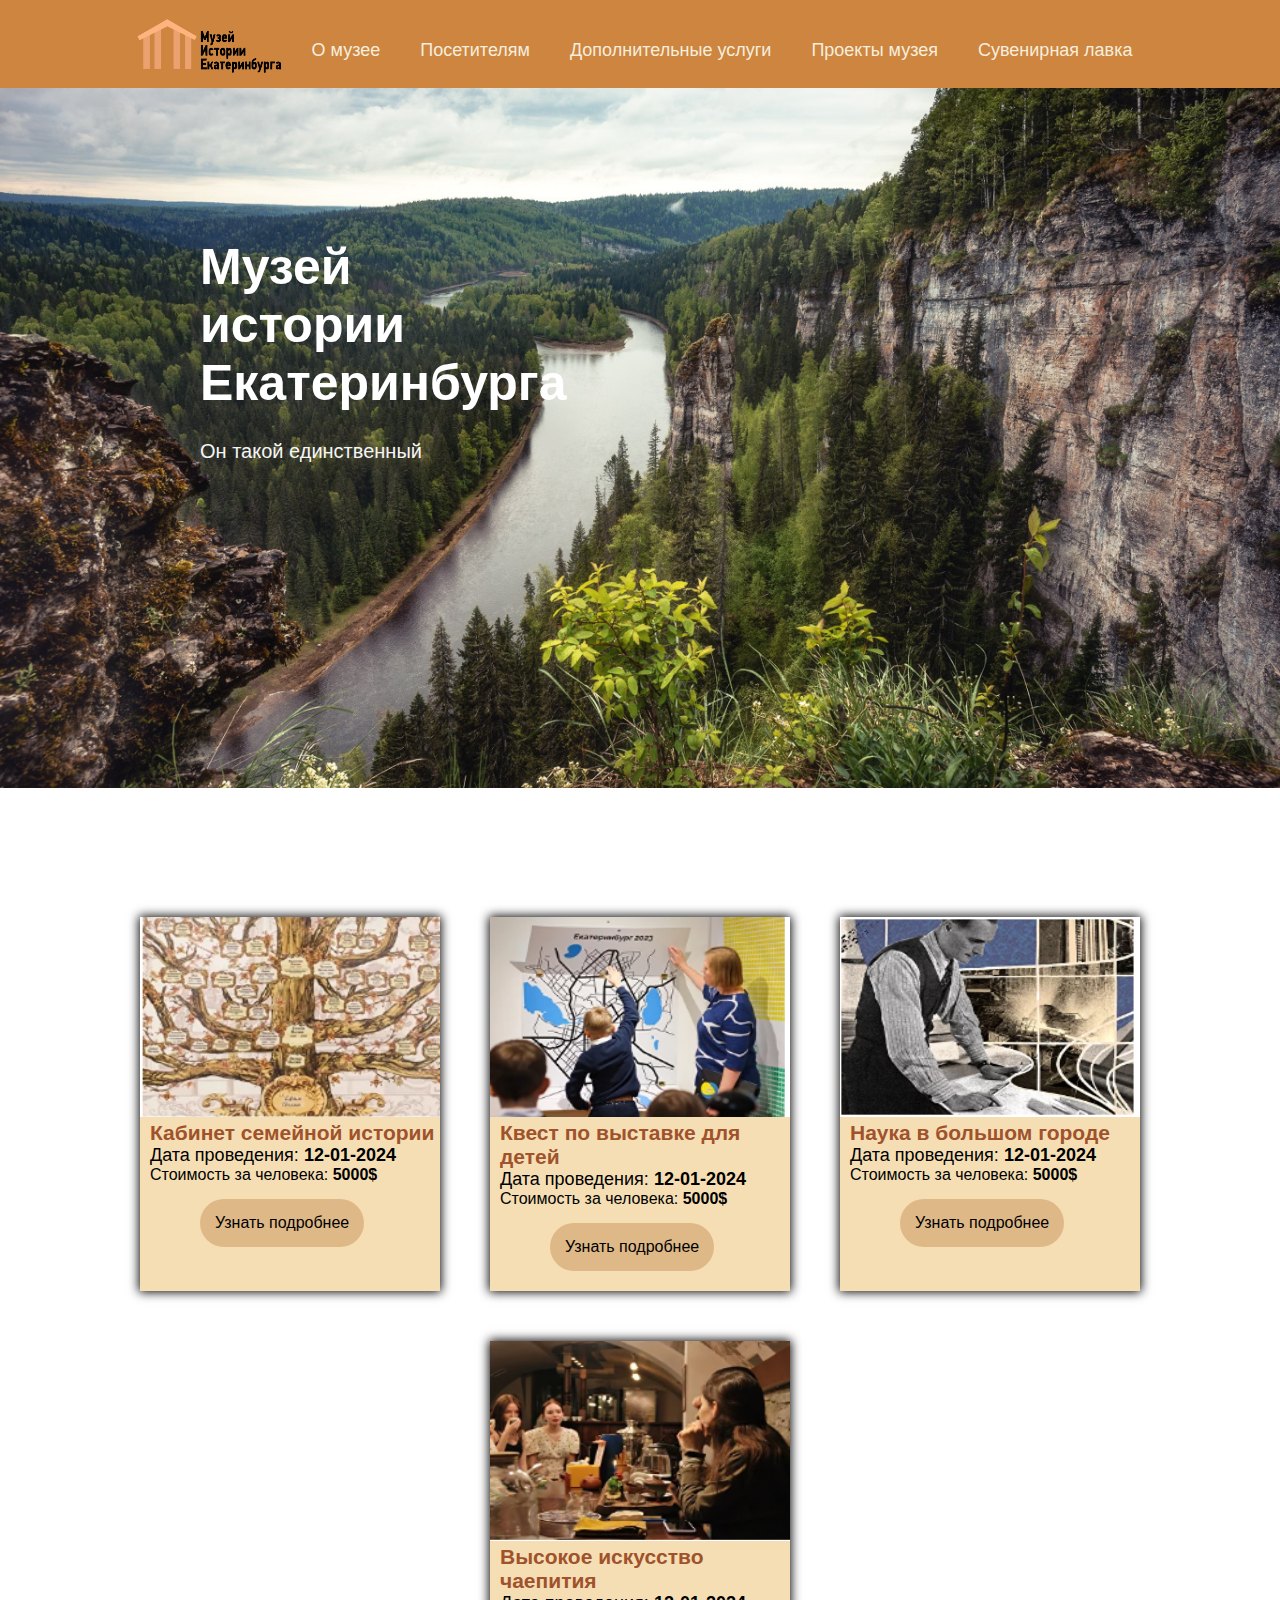
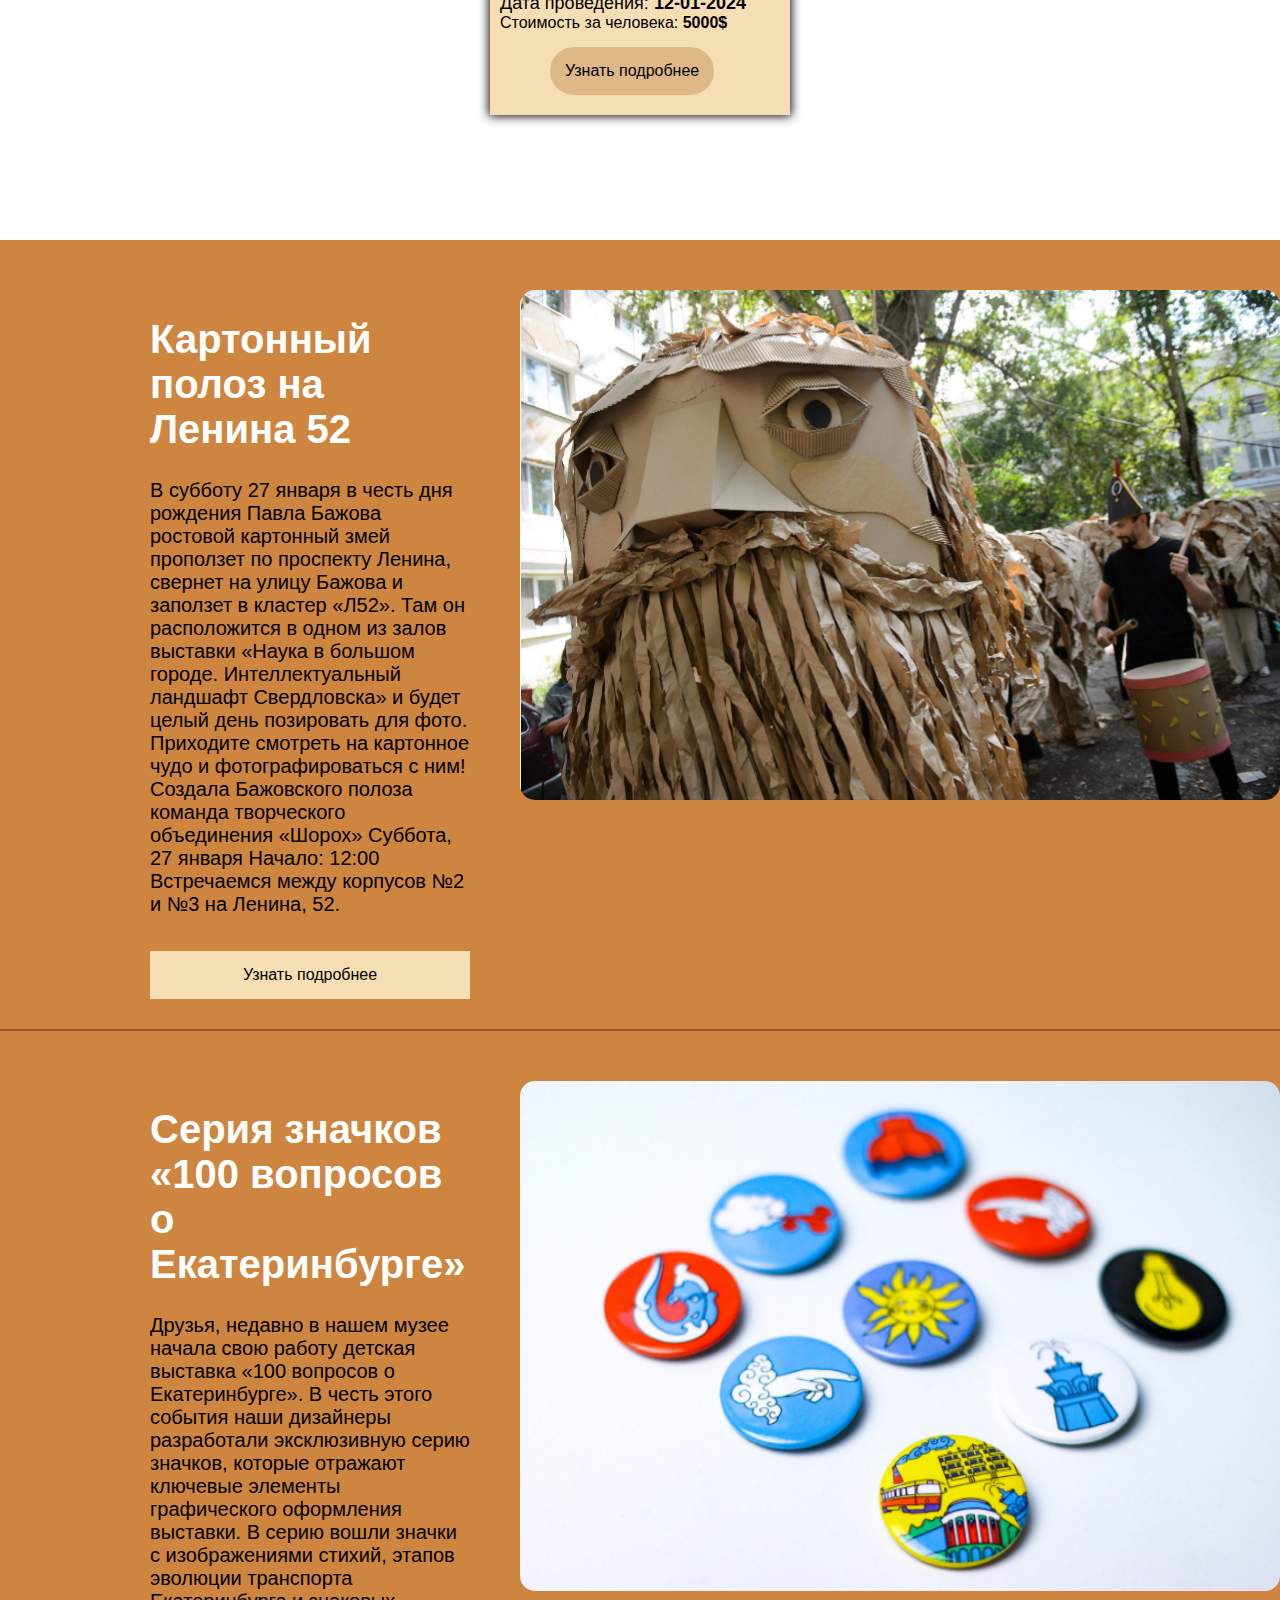
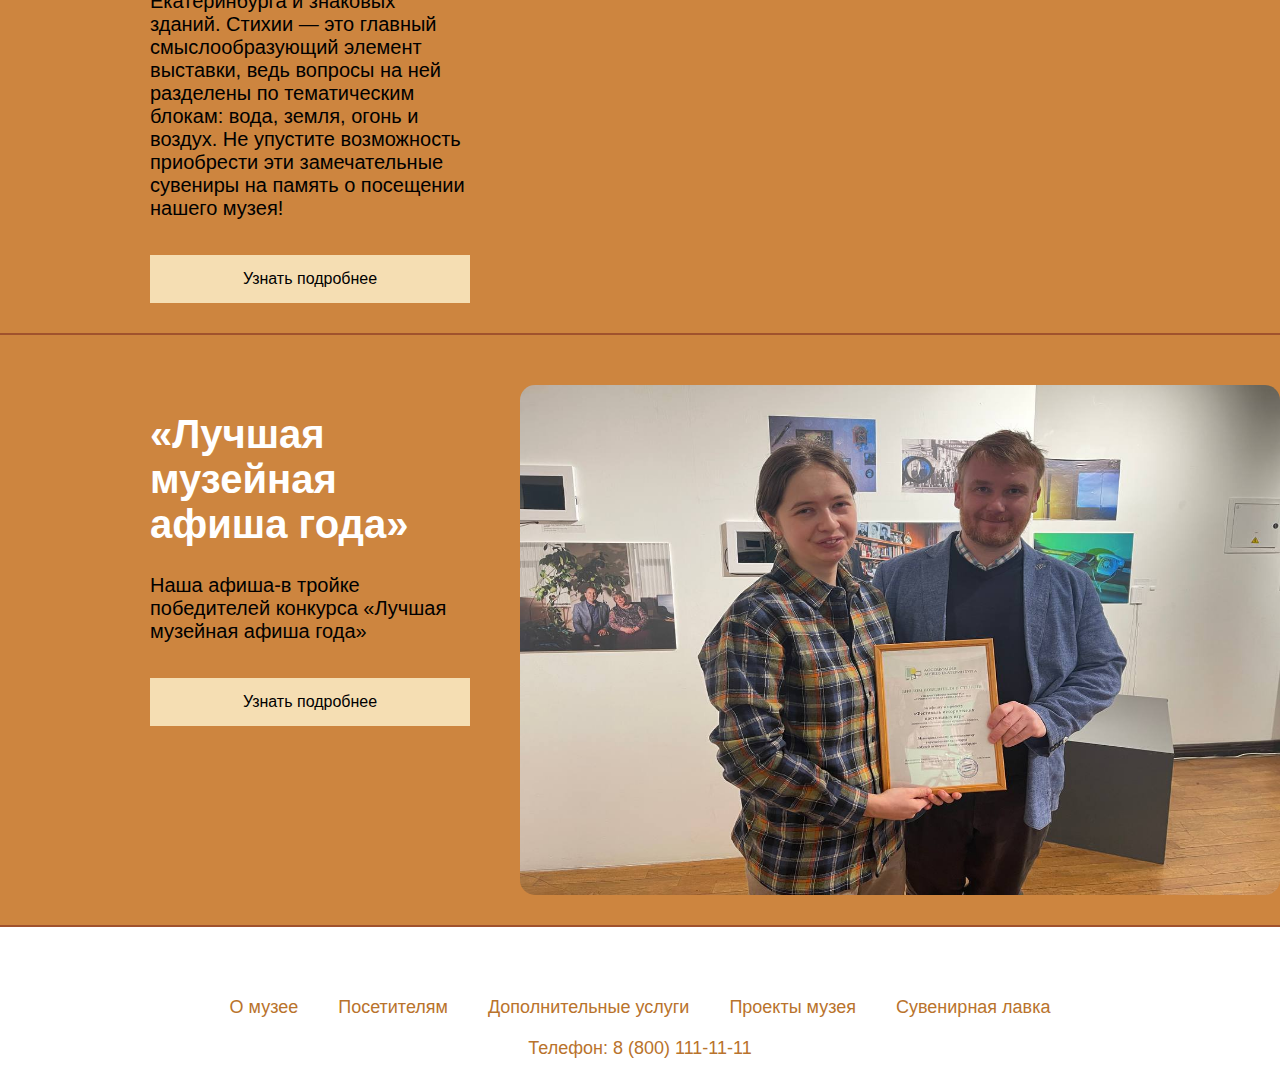
<file: index.html>
<!DOCTYPE html>
<html lang="en">
<head>
    <meta charset="UTF-8">
    <meta name="viewport" content="width=device-width, initial-scale=1.0">
    <title>Document</title>
    <link rel="stylesheet" href="style/style.css">
</head>
<body>
    
<header>
       <a href="index.html"><img src="media/landing page/logo.png" class="logo_header"></a> 
        <a href="pagers/omyzee.html" class="link_header">О музее</a>
        <a href="pagers/visitor.html" class="link_header">Посетителям</a>
        <a href="pagers/dopus.html" class="link_header">Дополнительные услуги</a>
        <a href="pagers/project.html" class="link_header">Проекты музея</a>
        <a href="pagers/souvenir.html" class="link_header">Сувенирная лавка</a>
</header>

<!--шапка сайта -->
<!--контент сейта -->
<main>


    <div class="zagol">
        <p class="abs">Музей<br>
            истории<br>
             Екатеринбурга
             <br><span>Он такой единственный</span>
            </p>
        <img src="media/landing page/image/reka-gory-les-3.jpg" class="img_zag">
       
    </div>


<!-- блок афиши -->

<div class="afisha">

        <div class="block_afisha">
            <img src="media/landing page/afisha/1.PNG" alt="" class="img_afs">
            <p class="name_af">Кабинет семейной истории</p>
            <p class="data">Дата проведения:  <b>12-01-2024</b></p>
            <p class="cost">Стоимость за человека: <b>5000$</b> </p>
            <button class="btn_afisha">Узнать подробнее</button>
    </div>


        <div class="block_afisha">
            <img src="media/landing page/afisha/2.PNG" alt="" class="img_afs">
            <p class="name_af">Квест по выставке для детей</p>
            <p class="data">Дата проведения:  <b>12-01-2024</b></p>
            <p class="cost">Стоимость за человека: <b>5000$</b> </p>
            <button class="btn_afisha">Узнать подробнее</button>
    </div>



        <div class="block_afisha">
            <img src="media/landing page/afisha/3.PNG" alt="" class="img_afs">
            <p class="name_af">Наука в большом городе</p>
            <p class="data">Дата проведения:  <b>12-01-2024</b></p>
            <p class="cost">Стоимость за человека: <b>5000$</b> </p>
            <button class="btn_afisha">Узнать подробнее</button>
    </div>


        <div class="block_afisha">
            <img src="media/landing page/afisha/4.PNG" alt="" class="img_afs">
            <p class="name_af">Высокое искусство чаепития</p>
            <p class="data">Дата проведения:  <b>12-01-2024</b></p>
            <p class="cost">Стоимость за человека: <b>5000$</b> </p>
            <button class="btn_afisha">Узнать подробнее</button>
    </div>
</div>



<!-- блок новастей -->
<div class="news">

            <div class="block_news">

                    <div class="text_new">
                        <h1>Картонный полоз на Ленина 52</h1>
                        <p>В субботу 27 января в честь дня рождения Павла Бажова ростовой картонный змей проползет по проспекту Ленина, свернет на улицу Бажова и заползет в кластер «Л52». Там он расположится в одном из залов выставки «Наука в большом городе. Интеллектуальный ландшафт Свердловска» и будет целый день позировать для фото.
                            Приходите смотреть на картонное чудо и фотографироваться с ним!
                            Создала Бажовского полоза команда творческого объединения «Шорох»
                            Суббота, 27 января
                            Начало: 12:00
                            Встречаемся между корпусов №2 и №3 на Ленина, 52.</p>
                            <button class="btn_news">Узнать подробнее</button>
                    </div>
                    <div class="img_news">
                        <img src="media/landing page/novost/1Снимок.PNG"   class="img_news">
                    </div>

                
            </div>




            <div class="block_news">

                <div class="text_new">
                    <h1>Серия значков «100 вопросов о Екатеринбурге» </h1>
                    <p>Друзья, недавно в нашем музее начала свою работу детская выставка «100 вопросов о Екатеринбурге». 
                        В честь этого события наши дизайнеры разработали эксклюзивную серию значков, которые отражают ключевые 
                        элементы графического оформления выставки.
                        В серию вошли значки с изображениями стихий, этапов эволюции транспорта Екатеринбурга и знаковых зданий. 
                        Стихии — это главный смыслообразующий элемент выставки, ведь вопросы на ней разделены по тематическим блокам: 
                        вода, земля, огонь и воздух.
                        Не упустите возможность приобрести эти замечательные сувениры на память о посещении нашего музея!</p>
                        <button class="btn_news">Узнать подробнее</button>
                    </div>
                <div class="img_news">
                    <img src="media/landing page/novost/2Снимок.PNG"   class="img_news">
                </div>

            
        </div>



        <div class="block_news">

            <div class="text_new">
                <h1>«Лучшая музейная афиша года»</h1>
                <p>Наша афиша-в тройке победителей конкурса «Лучшая музейная афиша года»</p>
                <button class="btn_news">Узнать подробнее</button>
            </div>
            <div class="img_news">
                <img src="media/landing page/novost/3Cнимок.jpg"   class="img_news">
            </div>

        
    </div>



</div>



</main>

<!--контент сейта -->
<!--подвал сайта -->

<footer>

        <div class="menu_foot">
            <a href="pagers/omyzee.html" class="link_footer">О музее</a>
            <a href="pagers/visitor.html" class="link_footer">Посетителям</a>
            <a href="pagers/dopus.html" class="link_footer">Дополнительные услуги</a>
            <a href="pagers/project.html" class="link_footer">Проекты музея</a>
            <a href="pagers/souvenir.html" class="link_footer">Сувенирная лавка</a>
        </div>
        <div class="fop_foot">
            <p>Телефон: 8 (800) 111-11-11</p>
        </div>


</footer>





</body>
</html>
</file>
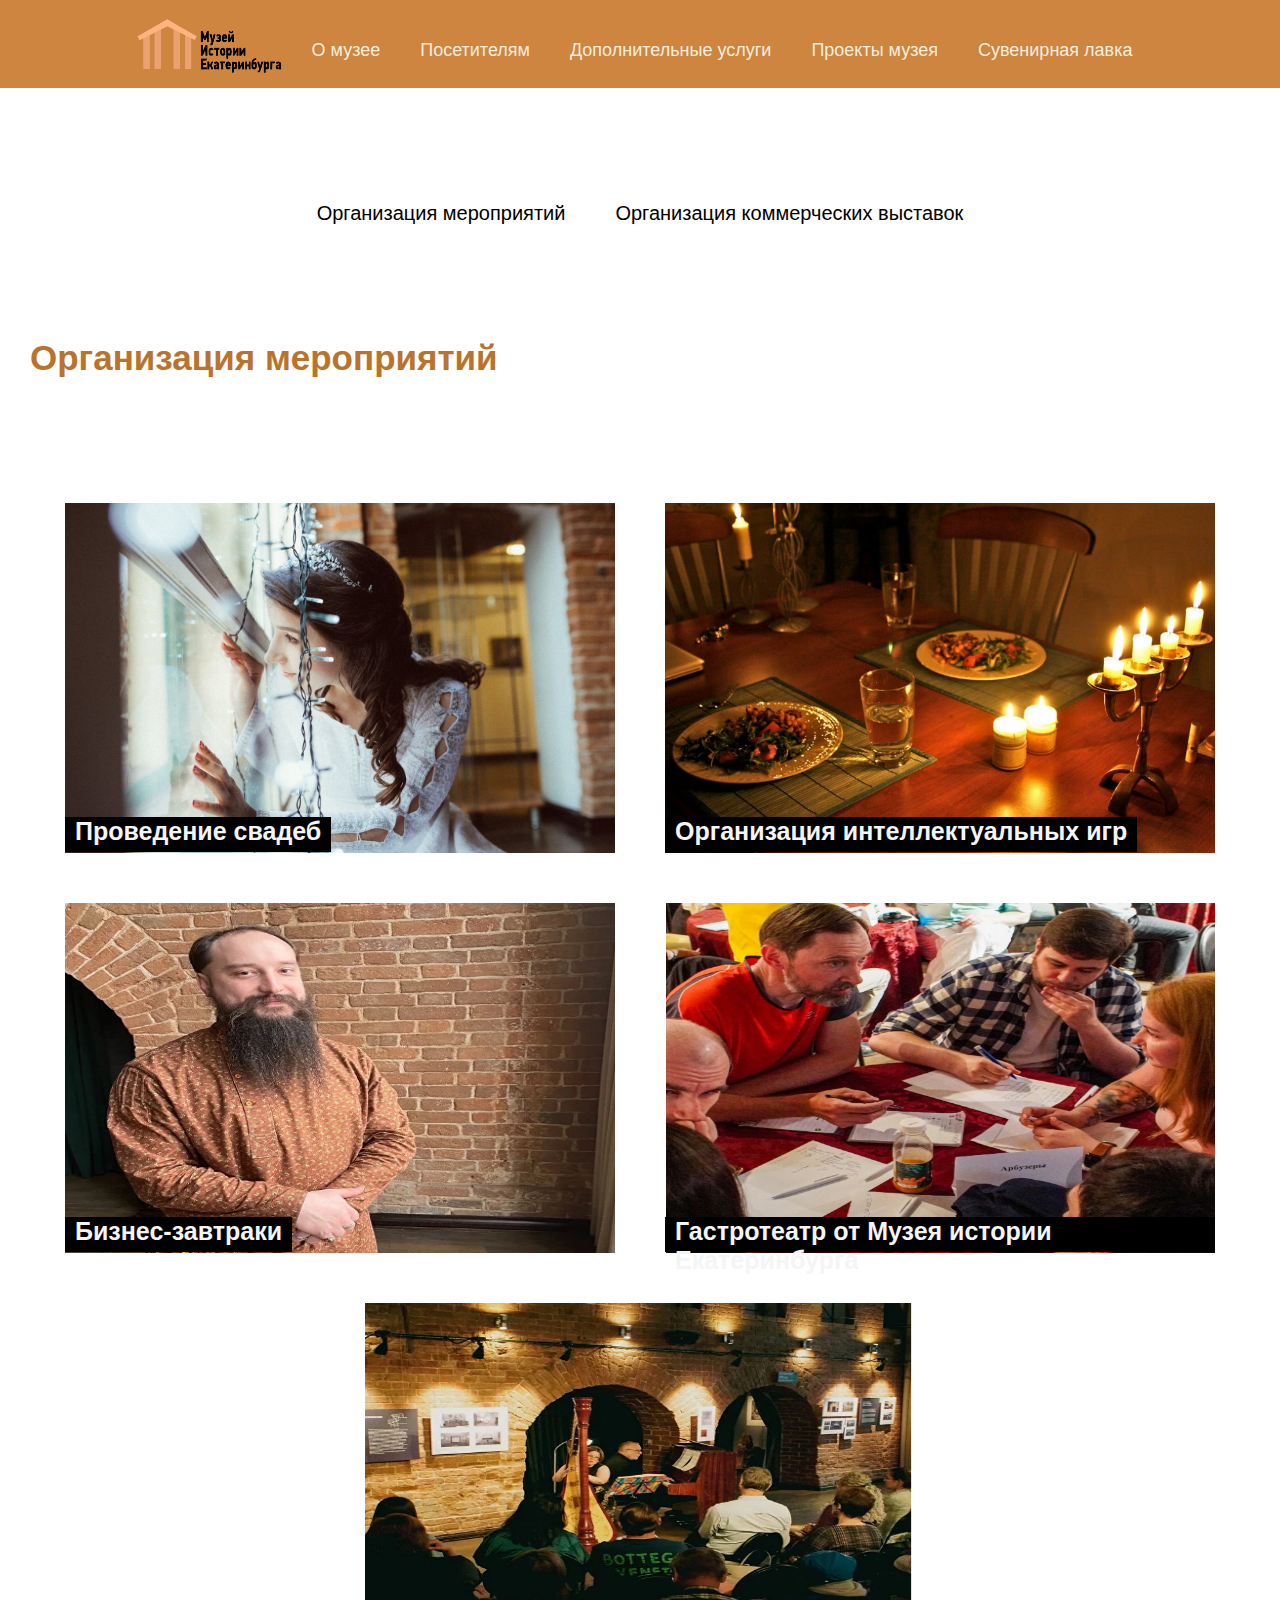
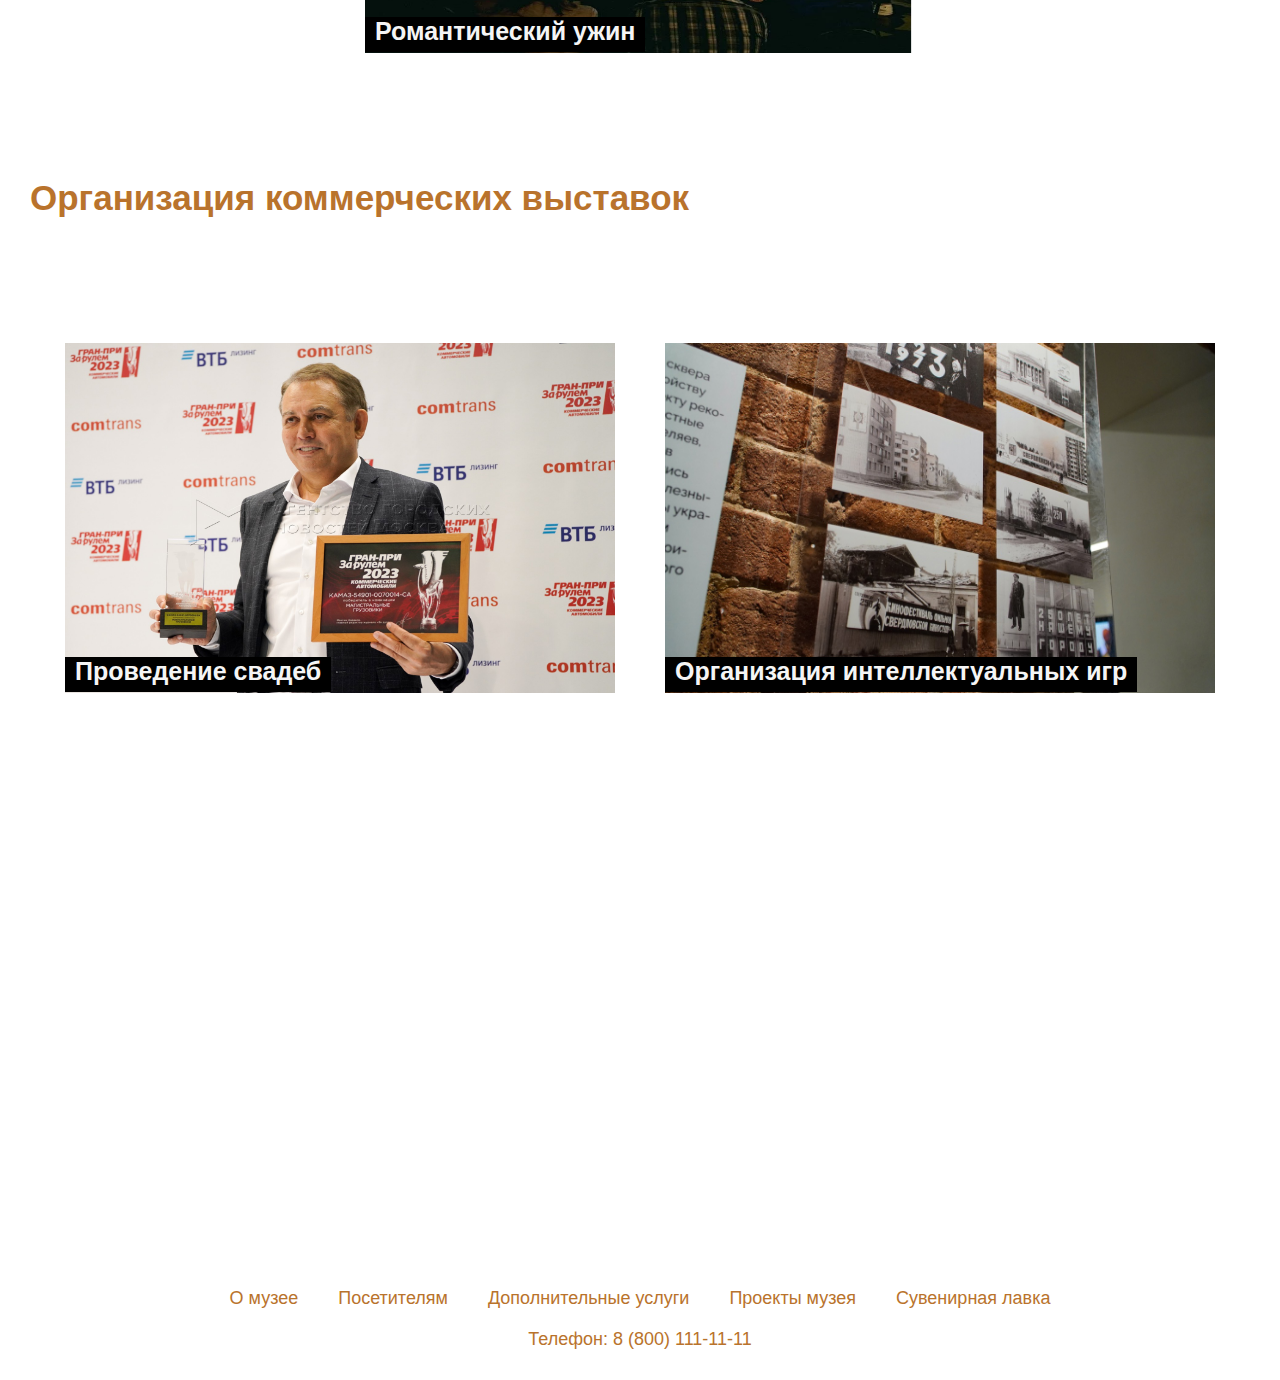
<file: pagers/dopus.html>
<!DOCTYPE html>
<html lang="en">
<head>
    <meta charset="UTF-8">
    <meta name="viewport" content="width=device-width, initial-scale=1.0">
    <title>Document</title>
    <link rel="stylesheet" href="../style/style.css">
</head>
<body>
    
<header>
    <a href="../index.html"> <img src="../media/landing page/logo.png" class="logo_header"></a>
        <a href="omyzee.html" class="link_header">О музее</a>
        <a href="visitor.html" class="link_header">Посетителям</a>
        <a href="dopus.html" class="link_header">Дополнительные услуги</a>
        <a href="project.html" class="link_header">Проекты музея</a>
        <a href="souvenir.html" class="link_header">Сувенирная лавка</a>
</header>
<!--шапка сайта -->
<!--контент сейта -->
<main>
<!-- Контекстное меню -->
    <div class="cont_menu">

        <a href="#mer"><button class="block_nav">Организация мероприятий</button></a>
        <a href="#komer"><button class="block_nav">Организация коммерческих выставок</button></a>
     
     
     </div>
     




     <p id="mer">Организация мероприятий</p>
     <div class="afisha">
 
        <div class="block_dopus">
            <p class="name_dop">Проведение свадеб</p>
            <img src="../media/dopus/мероприятия/WhatsApp_Image_2023-.jpg"  class="img_dopus">
        </div>

        <div class="block_dopus">
         
            <p class="name_dop">Организация интеллектуальных игр</p>
            <img src="../media/dopus/мероприятия/Сн3имок.PNG" alt="" class="img_dopus">
        </div>
        <div class="block_dopus">
         
            <p class="name_dop">Бизнес-завтраки</p>
            <img src="../media/dopus/мероприятия/Снимо4к.PNG" alt="" class="img_dopus">
        </div>
        <div class="block_dopus">
         
            <p class="name_dop">Гастротеатр от Музея истории Екатеринбурга</p>
            <img src="../media/dopus/мероприятия/Снимок.PNG" alt="" class="img_dopus">
        </div>
        <div class="block_dopus">
         
            <p class="name_dop">Романтический ужин</p>
            <img src="../media/dopus/мероприятия/Снимок2.PNG" alt="" class="img_dopus">
        </div>
    </div>



    <p id="komer">Организация коммерческих выставок</p>
    <div class="afisha">

        <div class="block_dopus">
            <p class="name_dop">Проведение свадеб</p>
            <img src="../media/dopus/коммерческие выставки/846217.jpg"  class="img_dopus">
        </div>

        <div class="block_dopus">
         
            <p class="name_dop">Организация интеллектуальных игр</p>
            <img src="../media/dopus/коммерческие выставки/YZYBXsCF1Tk.jpg" alt="" class="img_dopus">
        </div>
        <div class="block_dopus">
         
        </div>

    </div>



</main>



<!--контент сейта -->
<!--подвал сайта -->
<footer>

    <div class="menu_foot">
        <a href="omyzee.html" class="link_footer">О музее</a>
        <a href="visitor.html" class="link_footer">Посетителям</a>
        <a href="dopus.html" class="link_footer">Дополнительные услуги</a>
        <a href="project.html" class="link_footer">Проекты музея</a>
        <a href="souvenir.html" class="link_footer">Сувенирная лавка</a>
    </div>
    <div class="fop_foot">
        <p>Телефон: 8 (800) 111-11-11</p>
    </div>


</footer>
</file>
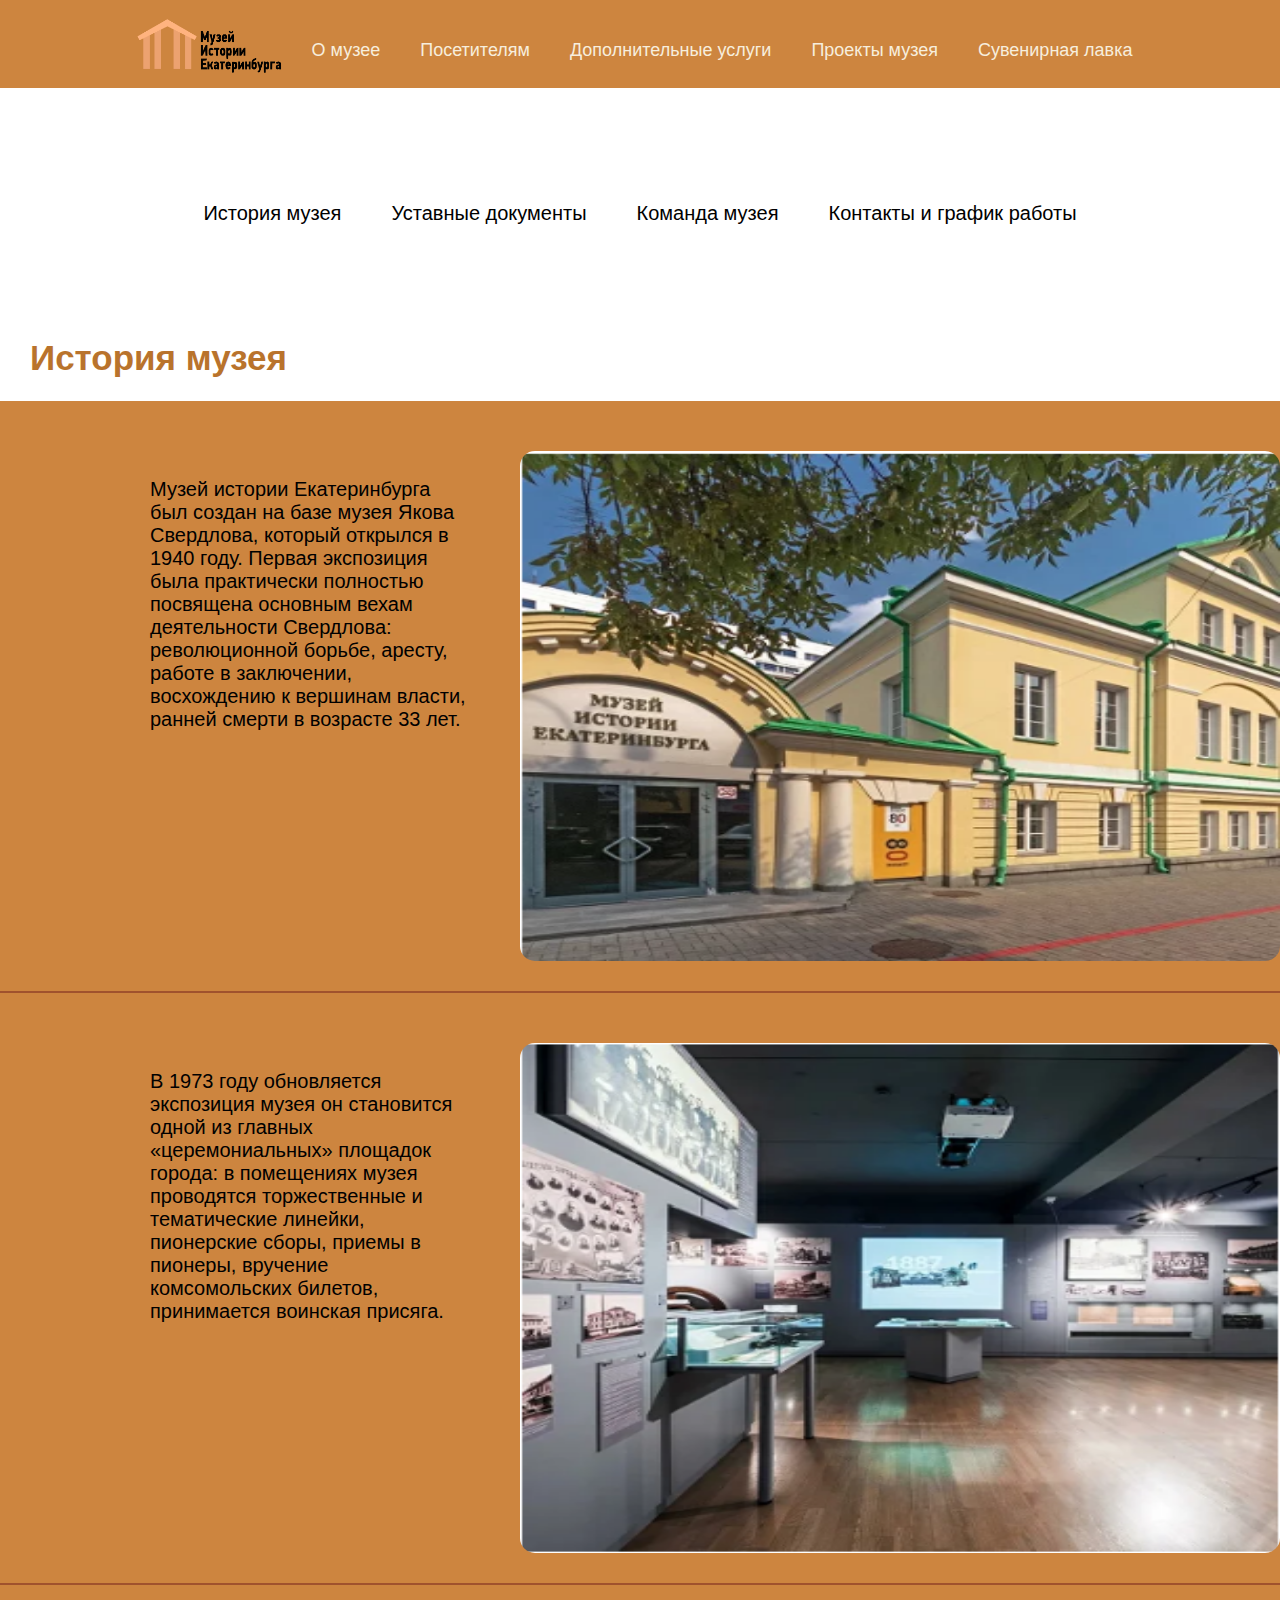
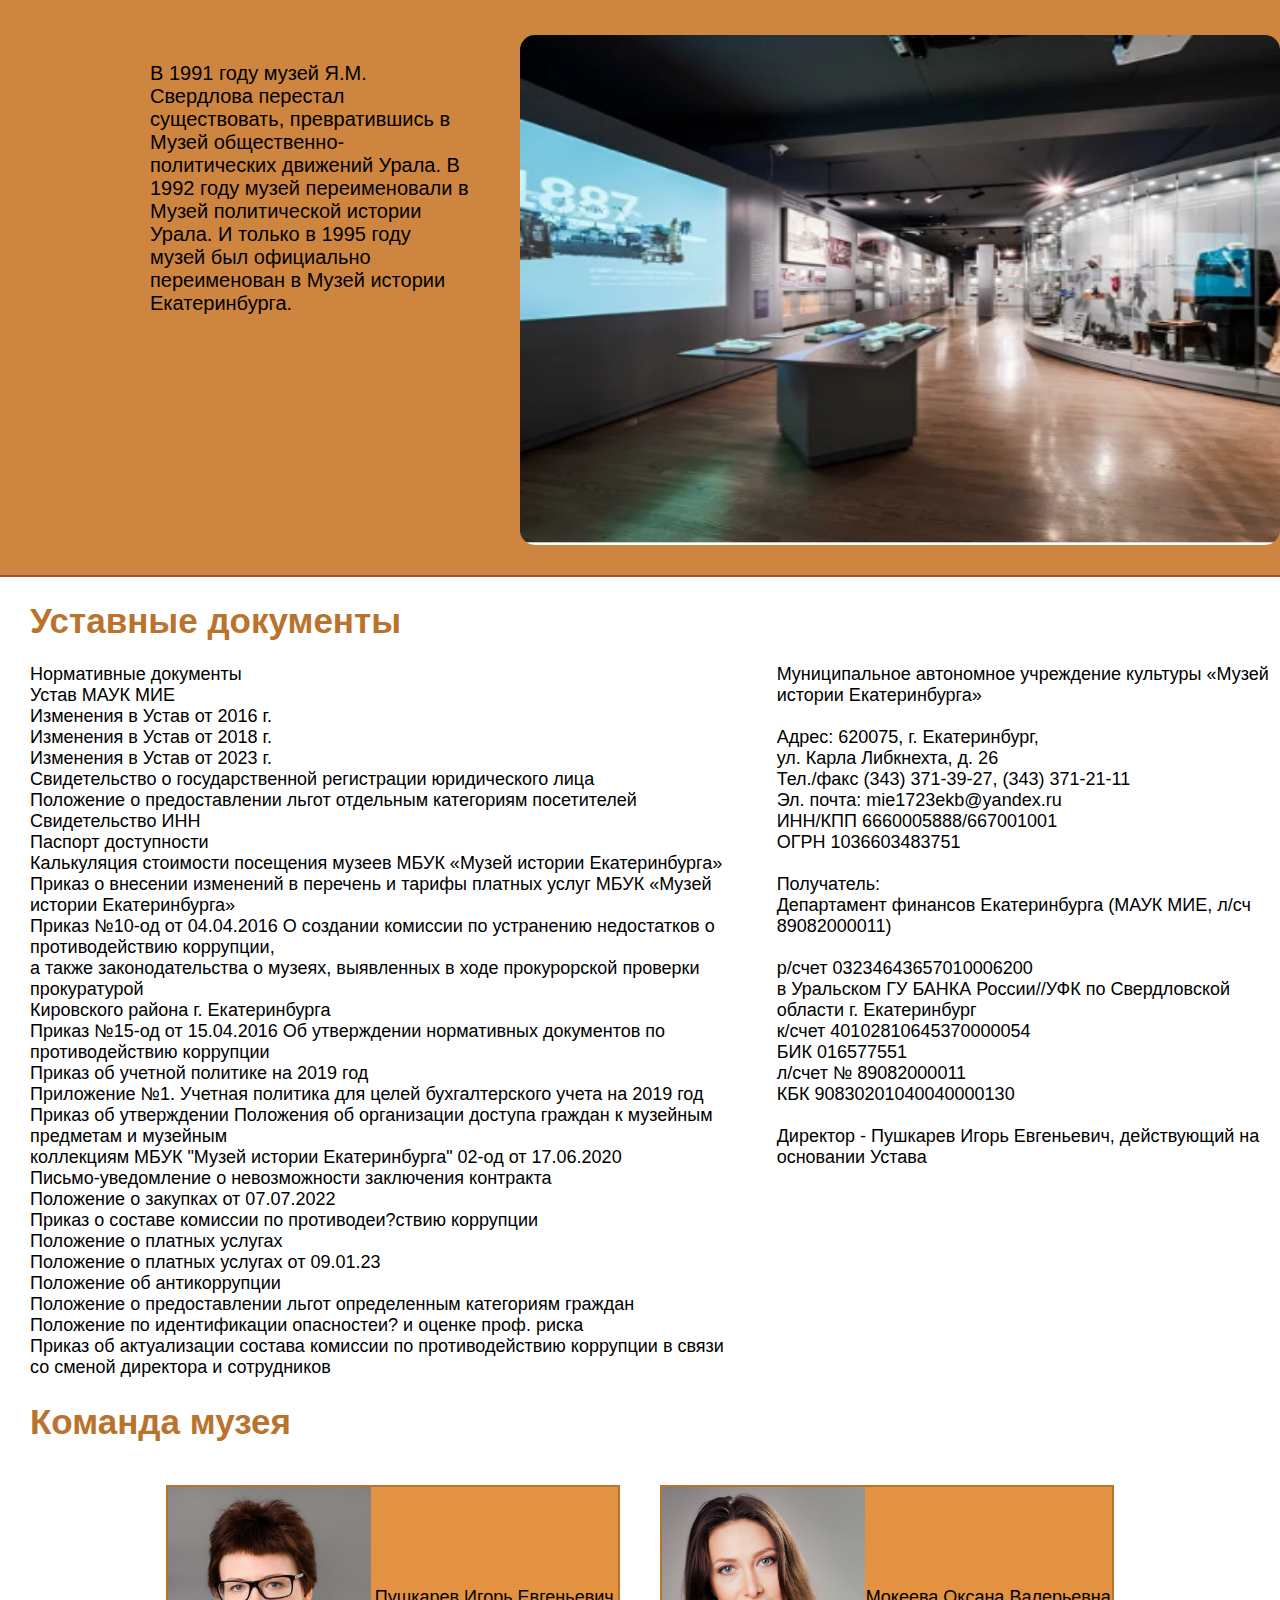
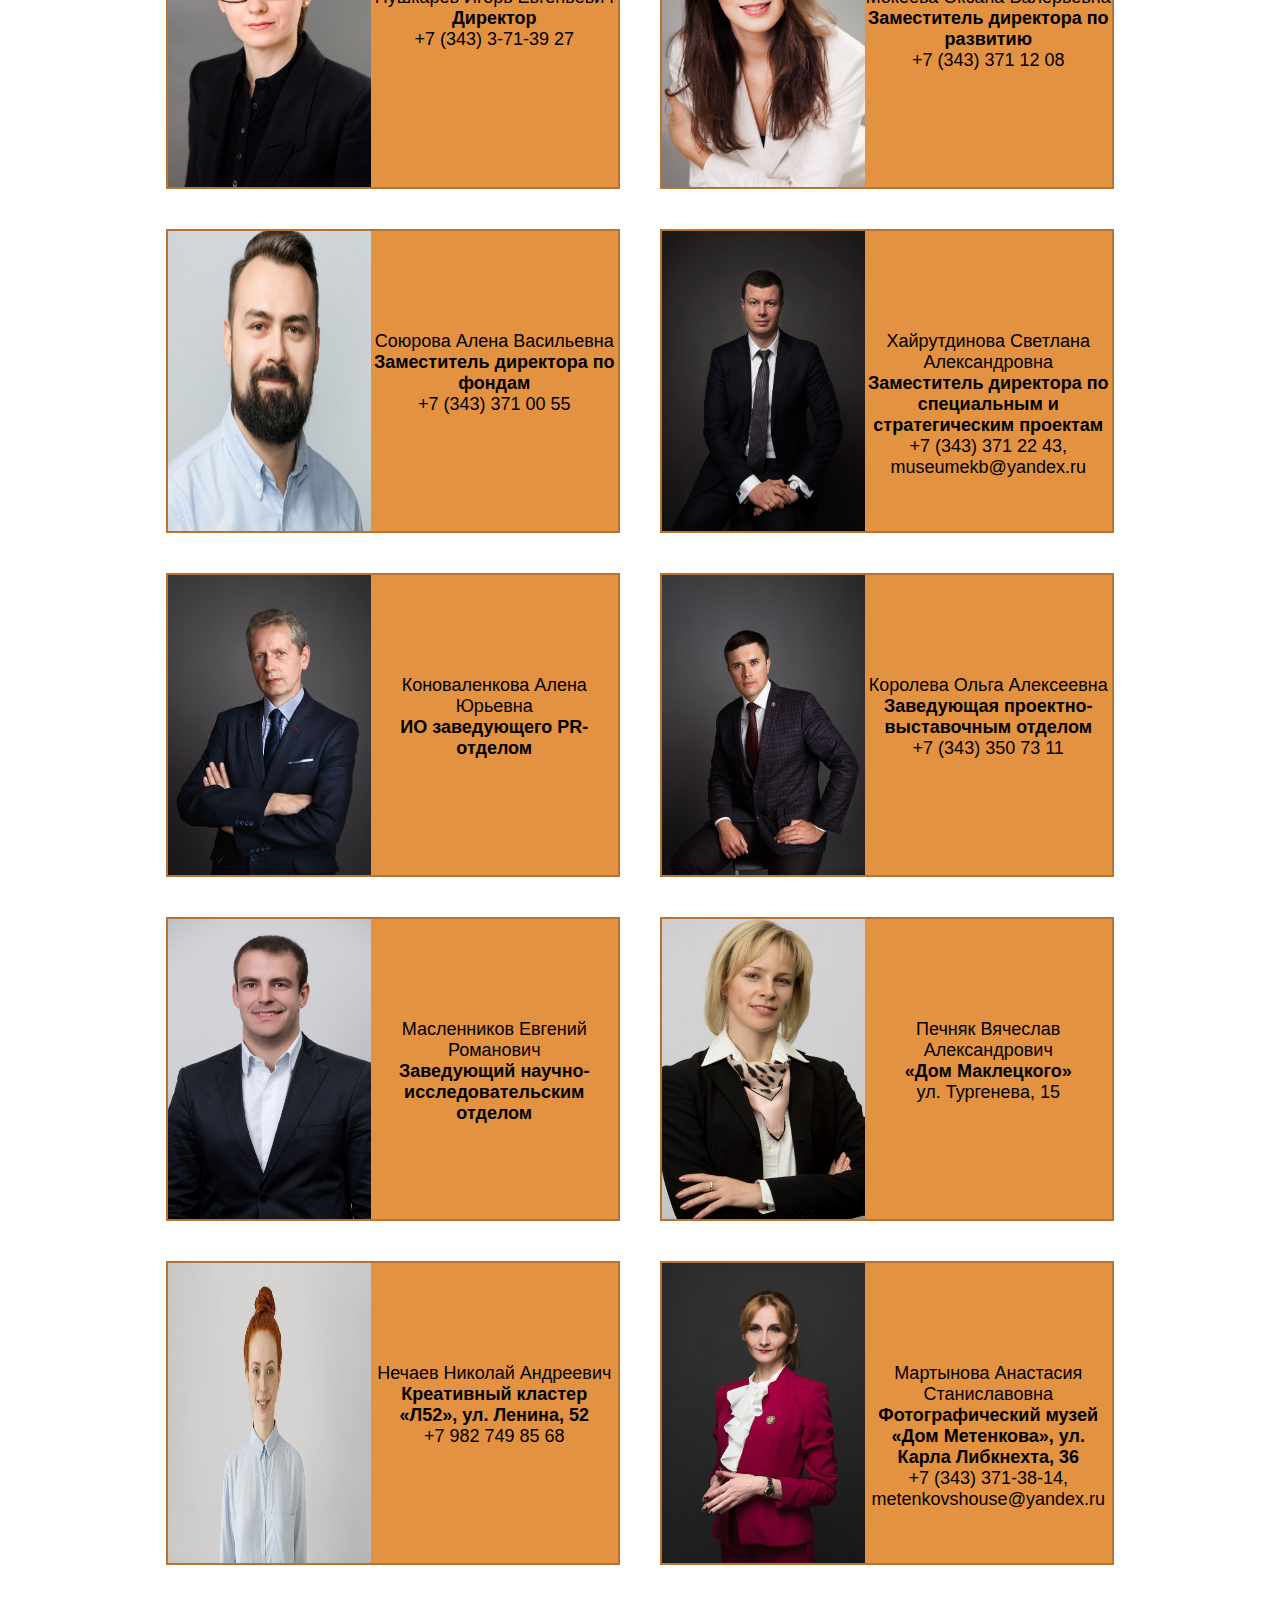
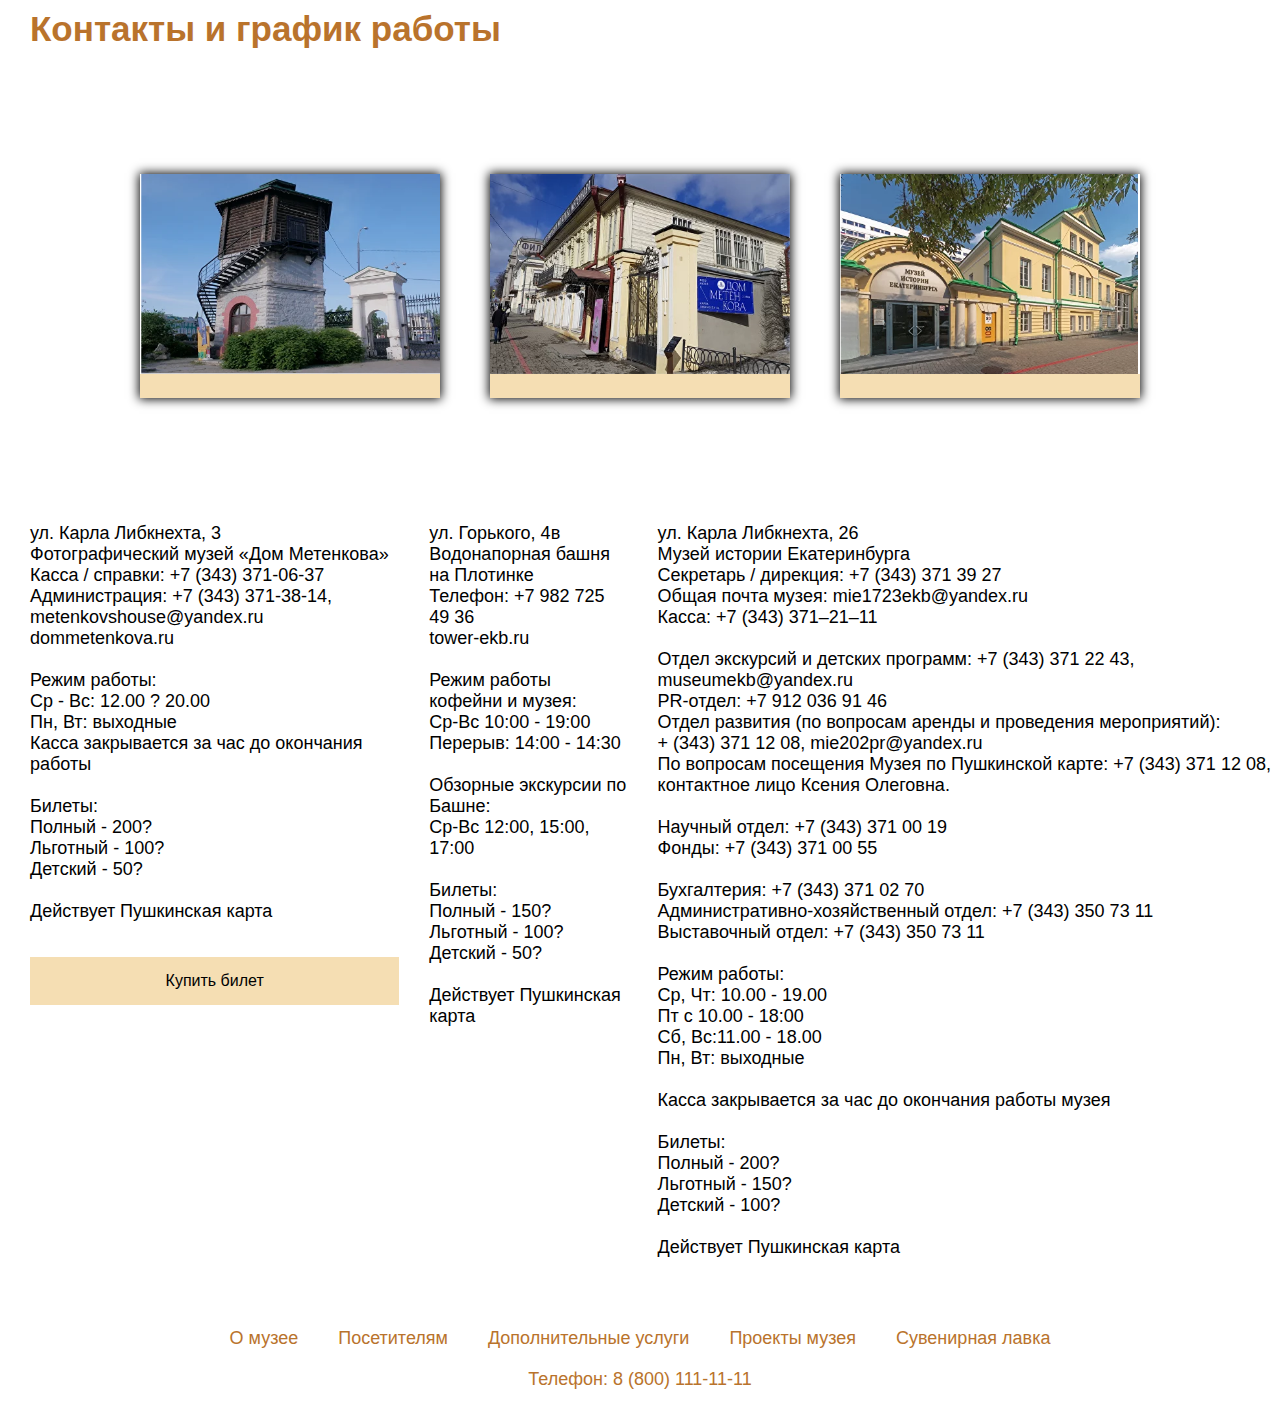
<file: pagers/omyzee.html>
<!DOCTYPE html>
<html lang="en">
<head>
    <meta charset="UTF-8">
    <meta name="viewport" content="width=device-width, initial-scale=1.0">
    <title>Document</title>
    <link rel="stylesheet" href="../style/style.css">
</head>
<body>
    
<header>
    <a href="../index.html"> <img src="../media/landing page/logo.png" class="logo_header"></a>
        <a href="omyzee.html" class="link_header">О музее</a>
        <a href="visitor.html" class="link_header">Посетителям</a>
        <a href="dopus.html" class="link_header">Дополнительные услуги</a>
        <a href="project.html" class="link_header">Проекты музея</a>
        <a href="souvenir.html" class="link_header">Сувенирная лавка</a>
</header>
<!--шапка сайта -->
<!--контент сейта -->
<main>

<!-- Контекстное меню -->
    <div class="cont_menu">

        <a href="#his"><button class="block_nav">История музея</button></a>
        <a href="#ust"><button class="block_nav">Уставные документы</button></a>
        <a href="#team"><button class="block_nav">Команда музея</button></a>
        <a href="#kont"><button class="block_nav">Контакты и график работы</button></a>
     
     </div>



     

     <h1 id="his">История музея</h1>
<div class="news">

    <div class="block_news">

            <div class="text_new">
                <h1></h1>
                <p>Музей истории Екатеринбурга был создан на базе музея Якова Свердлова, который открылся в 1940 году. 
                    Первая экспозиция была практически полностью посвящена основным вехам деятельности Свердлова: 
                    революционной борьбе, аресту, работе в заключении, восхождению к вершинам власти, ранней смерти в возрасте 33 лет.</p>
       
            </div>
            <div class="img_news">
                <img src="../media/omyzee/history/Снимок.PNG"   class="img_news">
            </div>

        
    </div>




    <div class="block_news">

        <div class="text_new">
            <h1></h1>
            <p>В 1973 году обновляется экспозиция музея он становится одной из главных «церемониальных» площадок города: 
                в помещениях музея проводятся торжественные и тематические линейки, пионерские сборы, приемы в пионеры, 
                вручение комсомольских билетов, принимается воинская присяга.
                </p>

            </div>
        <div class="img_news">
            <img src="../media/omyzee/history/Снимок2.PNG"   class="img_news">
        </div>

    
</div>



<div class="block_news">

    <div class="text_new">
        <h1></h1>
        <p>В 1991 году музей Я.М. Свердлова перестал существовать, превратившись в Музей общественно-политических 
            движений Урала. В 1992 году музей переименовали в Музей политической истории Урала. 
            И только в 1995 году музей был официально переименован в Музей истории Екатеринбурга.</p>

    </div>
    <div class="img_news">
        <img src="../media/omyzee/history/Снимок3.PNG"   class="img_news">
    </div>


</div>



</div>

<h1 id="ust">Уставные документы</h1>
<div class="block_doki">

<p class="doki">Нормативные документы<br>
    Устав МАУК МИЕ<br>
    Изменения в Устав от 2016 г.<br>
    Изменения в Устав от 2018 г.<br>
    Изменения в Устав от 2023 г.<br>
    Свидетельство о государственной регистрации юридического лица<br>
    Положение о предоставлении льгот отдельным категориям посетителей<br>
    Свидетельство ИНН<br>
    Паспорт доступности<br>
    Калькуляция стоимости посещения музеев МБУК «Музей истории Екатеринбурга»<br>
    Приказ о внесении изменений в перечень и тарифы платных услуг МБУК «Музей истории Екатеринбурга»<br>
    Приказ №10-од от 04.04.2016 О создании комиссии по устранению недостатков о противодействию коррупции, <br>
    а также законодательства о музеях, выявленных в ходе прокурорской проверки прокуратурой <br>
    Кировского района г. Екатеринбурга<br>
    Приказ №15-од от 15.04.2016 Об утверждении нормативных документов по противодействию коррупции<br>
    Приказ об учетной политике на 2019 год<br>
    Приложение №1. Учетная политика для целей бухгалтерского учета на 2019 год<br>
    Приказ об утверждении Положения об организации доступа граждан к музейным предметам и музейным <br>
    коллекциям МБУК "Музей истории Екатеринбурга" 02-од от 17.06.2020<br>
    Письмо-уведомление о невозможности заключения контракта<br>
    Положение о закупках от 07.07.2022<br>
    Приказ о составе комиссии по противодеи?ствию коррупции<br>
    Положение о платных услугах<br>
    Положение о платных услугах от 09.01.23<br>
    Положение об антикоррупции<br>
    Положение о предоставлении льгот определенным категориям граждан<br>
    Положение по идентификации опасностеи? и оценке проф. риска<br>
    Приказ об актуализации состава комиссии по противодействию коррупции в связи со сменой директора и сотрудников</p>


<p class="doki">Муниципальное автономное учреждение культуры «Музей истории Екатеринбурга»<br>
    <br>
    Адрес: 620075, г. Екатеринбург,<br>
    ул. Карла Либкнехта, д. 26<br>
    Тел./факс (343) 371-39-27, (343) 371-21-11<br>
    Эл. почта: mie1723ekb@yandex.ru<br>
    ИНН/КПП 6660005888/667001001<br>
    ОГРН 1036603483751<br>
    <br>
    Получатель:<br>
    Департамент финансов Екатеринбурга (МАУК МИЕ, л/сч 89082000011)<br>
    <br>
    р/счет 03234643657010006200<br>
    в Уральском ГУ БАНКА России//УФК по Свердловской области г. Екатеринбург<br>
    к/счет 40102810645370000054<br>
    БИК 016577551<br>
    л/счет № 89082000011<br>
    КБК 90830201040040000130<br>
    <br>
    Директор - Пушкарев Игорь Евгеньевич, действующий на основании Устава</p>



</div>


<h1 id="team">Команда музея</h1>


<div class="team_block">

    <div class="team_card">
        <img src="../media/omyzee/comanda/31b168375451942826c3b262a926382a.jpg" alt="" class="img_card_team">
        <div class="info_team">
                <p>
                    Пушкарев Игорь Евгеньевич<br>
                    <b>Директор</b> <br>
                    +7 (343) 3-71-39 27
                </p>

        </div>
    </div>

    
    <div class="team_card">
        <img src="../media/omyzee/comanda/435a19a61a46a262e3092e6f3b6dde1d.jpg" alt="" class="img_card_team">
        <div class="info_team">
                <p>
                   
            
                    Мокеева Оксана Валерьевна<br>
                    <b> Заместитель директора по развитию</b> <br>
                    +7 (343) 371 12 08
                </p>

        </div>
    </div>


    
    <div class="team_card">
        <img src="../media/omyzee/comanda/79c16268868eb9fced9c3214aab15311.jpg" alt="" class="img_card_team">
        <div class="info_team">
                <p>

                   



Союрова Алена Васильевна<br>
                    <b>Заместитель директора по фондам</b> <br>
                    +7 (343) 371 00 55
                </p>

        </div>
    </div>


    
    <div class="team_card">
        <img src="../media/omyzee/comanda/delovoy-portret.jpg" alt="" class="img_card_team">
        <div class="info_team">
                <p>
                    Хайрутдинова Светлана Александровна<br>
                    <b>Заместитель директора по специальным и стратегическим проектам</b> <br>
                    +7 (343) 371 22 43, museumekb@yandex.ru
                </p>

        </div>
    </div>


    
    <div class="team_card">
        <img src="../media/omyzee/comanda/img_3375.jpg" alt="" class="img_card_team">
        <div class="info_team">
                <p>
                    Коноваленкова Алена Юрьевна<br>
                    <b>ИО заведующего PR-отделом</b> <br>
         
                </p>

        </div>
    </div>

    
    <div class="team_card">
        <img src="../media/omyzee/comanda/img_3464.jpg" alt="" class="img_card_team">
        <div class="info_team">
                <p>
                    Королева Ольга Алексеевна<br>
                    <b>Заведующая проектно-выставочным отделом</b> <br>
                    +7 (343) 350 73 11
                </p>

        </div>
    </div>


    
    <div class="team_card">
        <img src="../media/omyzee/comanda/img_4517.jpg" alt="" class="img_card_team">
        <div class="info_team">
                <p>
                    Масленников Евгений Романович<br>
                    <b>Заведующий научно-исследовательским отделом</b> <br>
            
                </p>

        </div>
    </div>


    
    <div class="team_card">
        <img src="../media/omyzee/comanda/img_4598-e1399731675732.jpg" alt="" class="img_card_team">
        <div class="info_team">
                <p>
                    Печняк Вячеслав Александрович<br>
                    <b>«Дом Маклецкого»</b> <br>
                    ул. Тургенева, 15
                </p>

        </div>
    </div>


    
    <div class="team_card">
        <img src="../media/omyzee/comanda/indoor-shot-of-attractive-young-redhead-female-with-hair-bun-in-shirt-smiling-happily_273609-9360.jpg" alt="" class="img_card_team">
        <div class="info_team">
                <p>
                    Нечаев Николай Андреевич<br>
                    <b>Креативный кластер «Л52», ул. Ленина, 52</b> <br>
                    +7 982 749 85 68
                </p>

        </div>
    </div>

    
    <div class="team_card">
        <img src="../media/omyzee/comanda/smj_8603.jpg" alt="" class="img_card_team">
        <div class="info_team">
                <p>
                    Мартынова Анастасия Станиславовна<br>
                    <b>Фотографический музей «Дом Метенкова», ул. Карла Либкнехта, 36</b> <br>
                    +7 (343) 371-38-14, metenkovshouse@yandex.ru
                </p>

        </div>
    </div>

    
  



</div>

<h1 id="kont">Контакты и график работы</h1>



<div class="afisha">

    <div class="block_afisha">
        <img src="../media/omyzee/contact/Снимок03.PNG" alt="" class="img_afs">

</div>


    <div class="block_afisha">
        <img src="../media/omyzee/contact/Снимок02.PNG" alt="" class="img_afs">
  
</div>



    <div class="block_afisha">
        <img src="../media/omyzee/contact/Снимок.PNG" alt="" class="img_afs">
 
</div>


  
</div>


<div class="block_doki">

    <p class="doki">ул. Карла Либкнехта, 3<br>
        Фотографический музей «Дом Метенкова»<br>
        Касса / справки: +7 (343) 371-06-37<br>
        Администрация: +7 (343) 371-38-14, metenkovshouse@yandex.ru<br>
        dommetenkova.ru<br>
        <br>
        Режим работы:<br>
        Ср - Вс: 12.00 ? 20.00<br>
        Пн, Вт: выходные<br>
        Касса закрывается за час до окончания работы<br>
        <br>
        Билеты:<br>
        Полный - 200?<br>
        Льготный - 100?<br>
        Детский - 50?<br>
        <br>
        Действует Пушкинская карта        <button class="btn_news">Купить билет</button></p>

    
    <p class="doki">ул. Горького, 4в<br>
        Водонапорная башня на Плотинке<br>
        Телефон: +7 982 725 49 36<br>
        tower-ekb.ru<br>
        <br>
        Режим работы кофейни и музея:<br>
        Ср-Вс 10:00 - 19:00<br>
        Перерыв: 14:00 - 14:30<br>
        <br>
        Обзорные экскурсии по Башне:<br>
        Ср-Вс 12:00, 15:00, 17:00<br>
        <br>
        Билеты:<br>
        Полный - 150?<br>
        Льготный - 100?<br>
        Детский - 50?<br>
        <br>
        Действует Пушкинская карта</p>
    
        <p class="doki">ул. Карла Либкнехта, 26<br>
            Музей истории Екатеринбурга<br>
            Секретарь / дирекция: +7 (343) 371 39 27<br>
            Общая почта музея: mie1723ekb@yandex.ru<br>
            Касса: +7 (343) 371–21–11<br>
            <br>
            Отдел экскурсий и детских программ: +7 (343) 371 22 43, museumekb@yandex.ru<br>
            PR-отдел: +7 912 036 91 46<br>
            Отдел развития (по вопросам аренды и проведения мероприятий):<br>
            + (343) 371 12 08, mie202pr@yandex.ru<br>
            По вопросам посещения Музея по Пушкинской карте: +7 (343) 371 12 08, контактное лицо Ксения Олеговна.<br>
            <br>
            Научный отдел: +7 (343) 371 00 19<br>
            Фонды: +7 (343) 371 00 55<br>
            <br>
            Бухгалтерия: +7 (343) 371 02 70<br>
            Административно-хозяйственный отдел: +7 (343) 350 73 11<br>
            Выставочный отдел: +7 (343) 350 73 11<br>
            <br>
            Режим работы:<br>
            Ср, Чт: 10.00 - 19.00<br>
            Пт с 10.00 - 18:00<br>
            Сб, Вс:11.00 - 18.00<br>
            Пн, Вт: выходные<br>
            <br>
            Касса закрывается за час до окончания работы музея<br>
            <br>
            Билеты:<br>
            Полный - 200?<br>
            Льготный - 150?<br>
            Детский - 100?<br>
            <br>
            Действует Пушкинская карта</p>
    








</main>



<!--контент сейта -->
<!--подвал сайта -->
<footer>

    <div class="menu_foot">
        <a href="omyzee.html" class="link_footer">О музее</a>
        <a href="visitor.html" class="link_footer">Посетителям</a>
        <a href="dopus.html" class="link_footer">Дополнительные услуги</a>
        <a href="project.html" class="link_footer">Проекты музея</a>
        <a href="souvenir.html" class="link_footer">Сувенирная лавка</a>
    </div>
    <div class="fop_foot">
        <p>Телефон: 8 (800) 111-11-11</p>
    </div>


</footer>
</file>
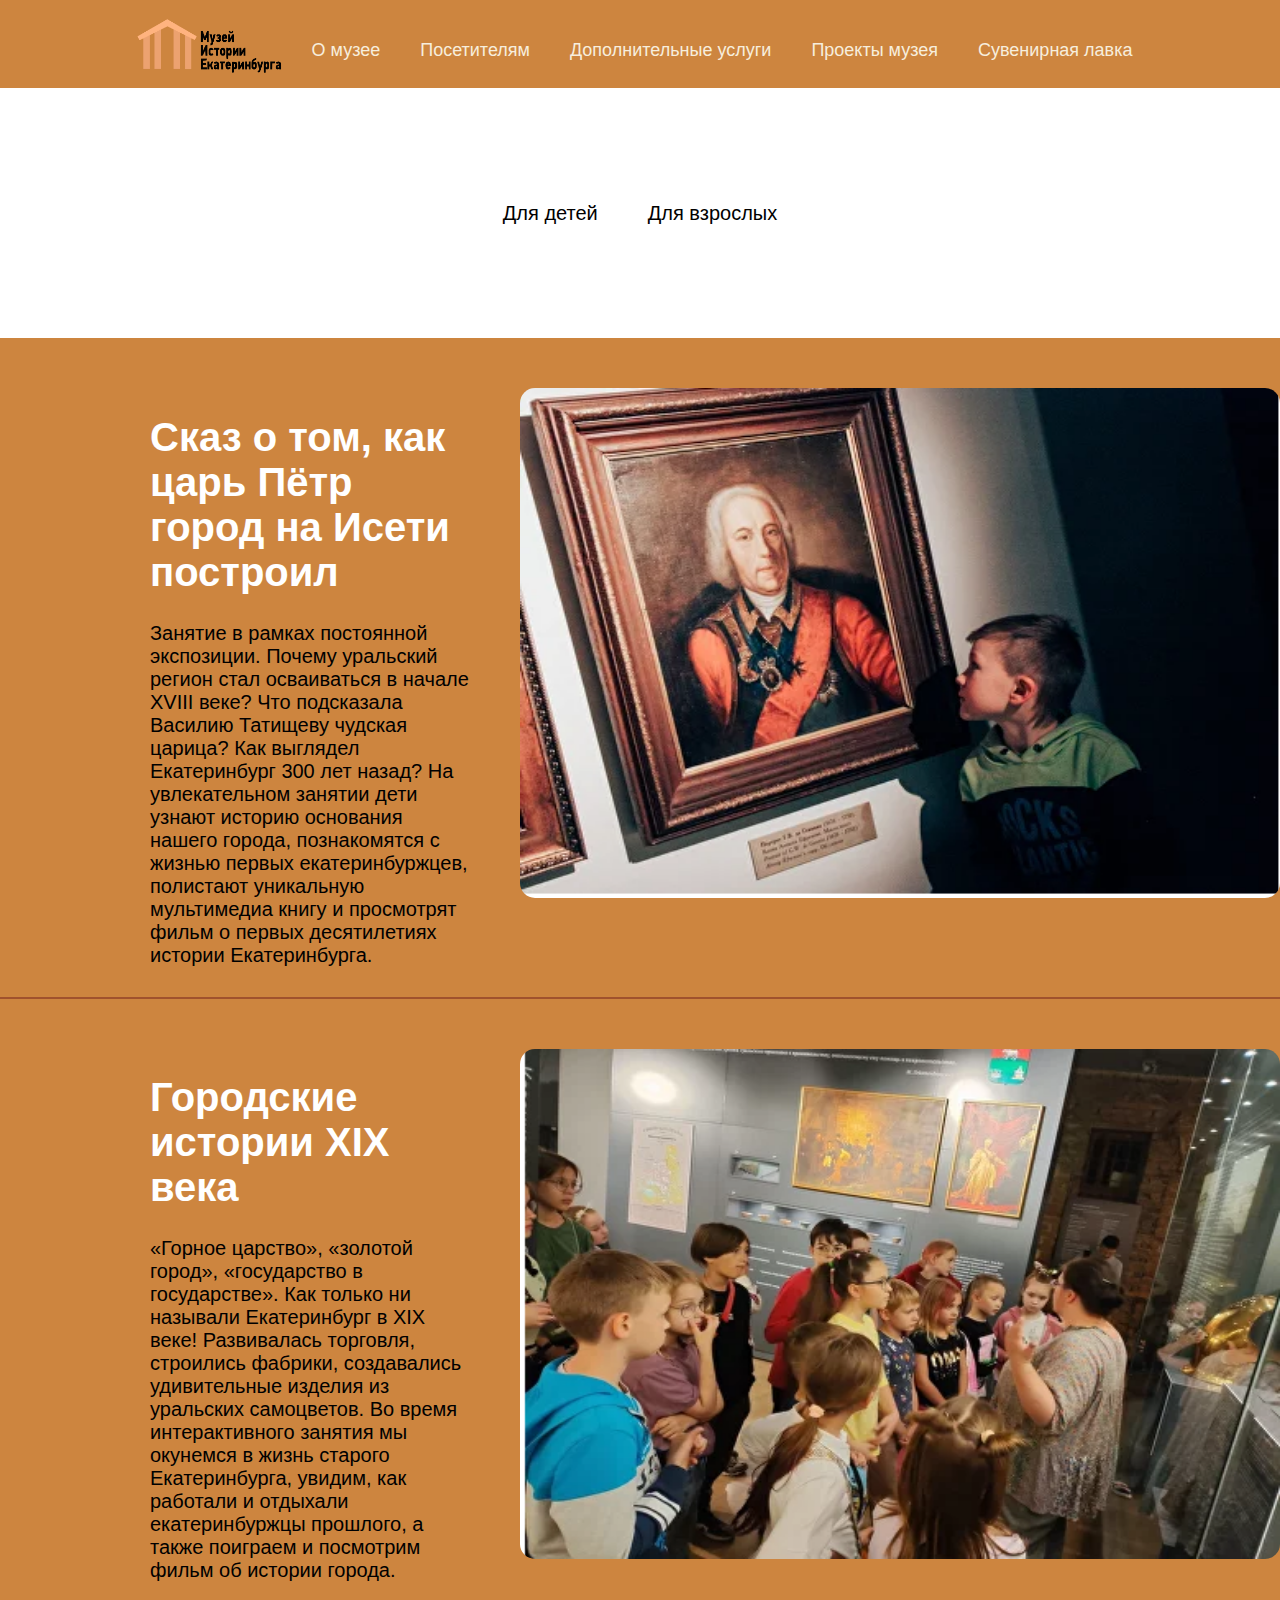
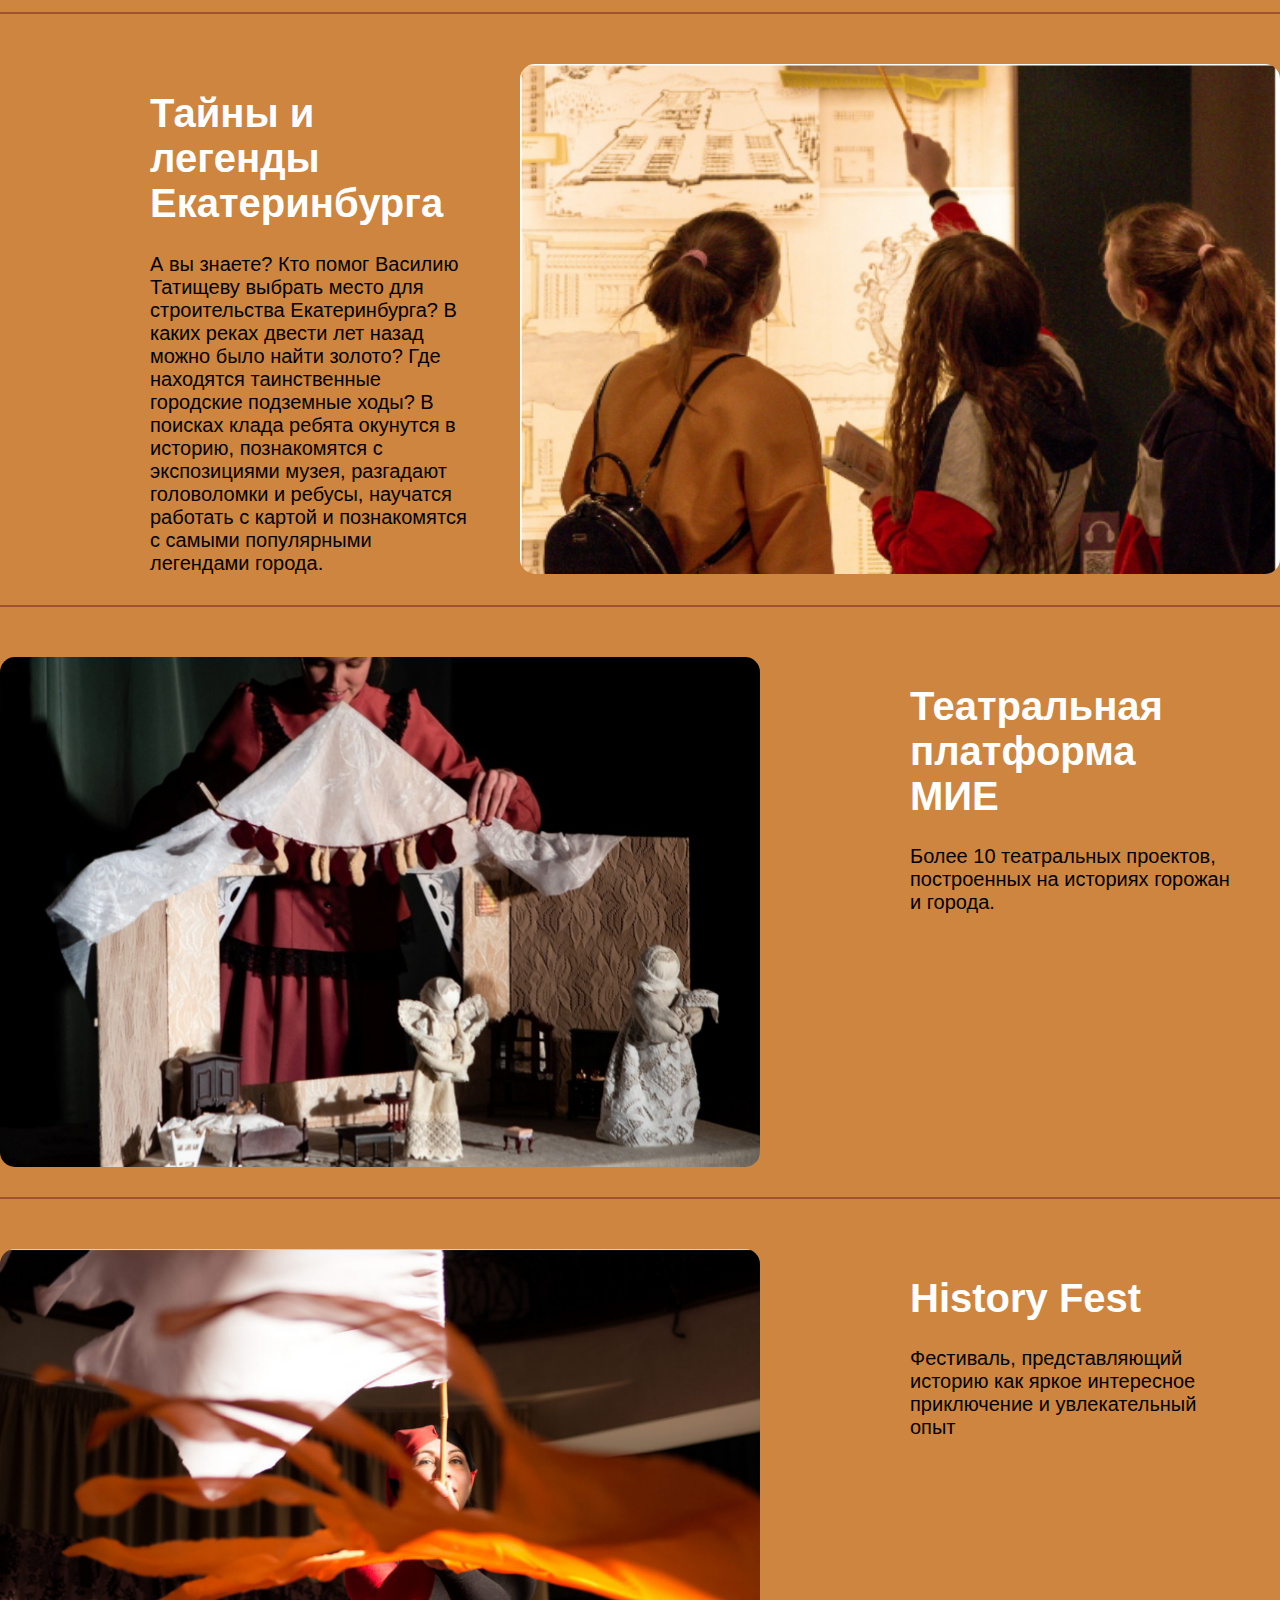
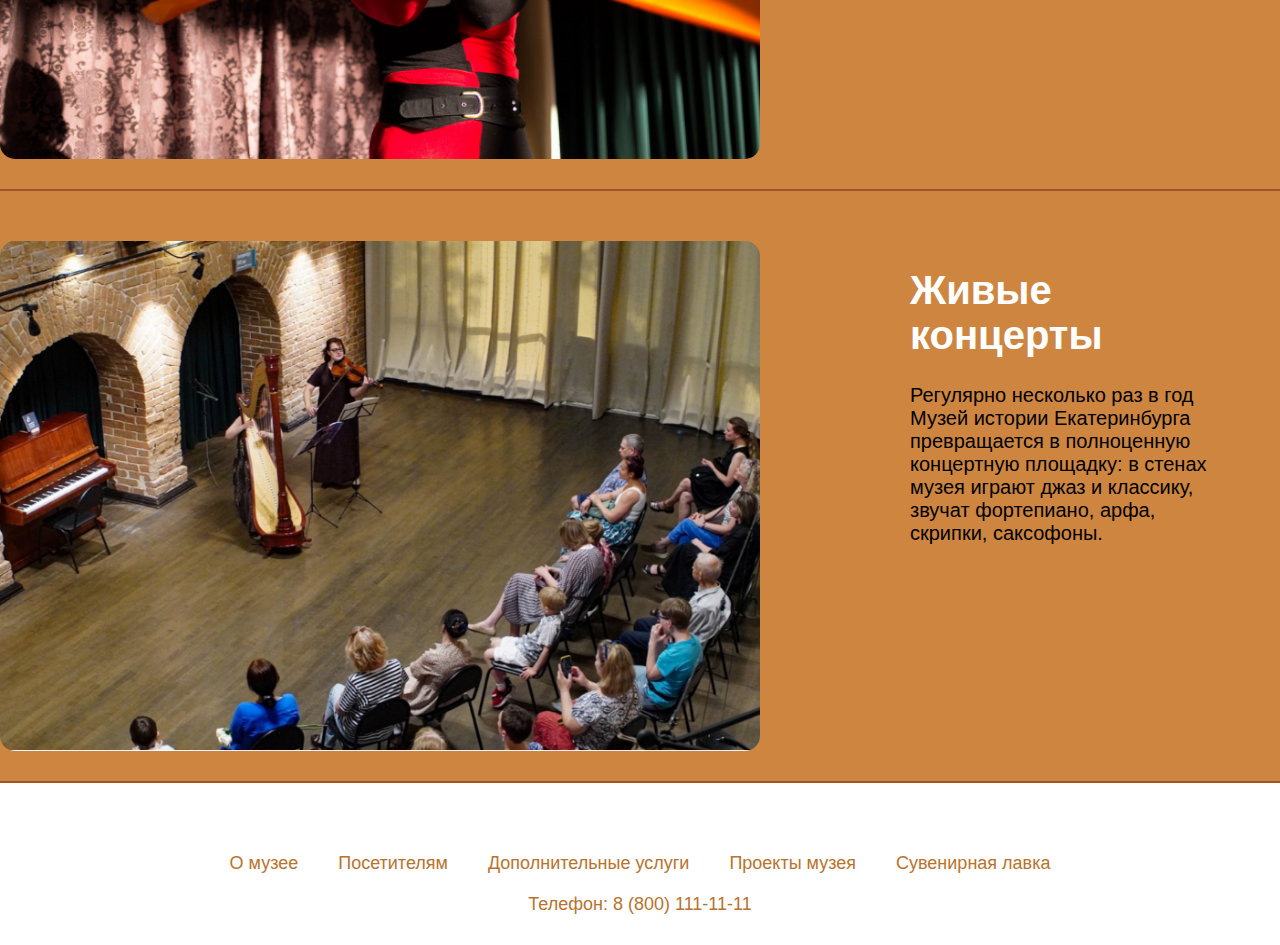
<file: pagers/project.html>
<!DOCTYPE html>
<html lang="en">
<head>
    <meta charset="UTF-8">
    <meta name="viewport" content="width=device-width, initial-scale=1.0">
    <title>Document</title>
    <link rel="stylesheet" href="../style/style.css">
</head>
<body>
    
<header>
    <a href="../index.html"> <img src="../media/landing page/logo.png" class="logo_header"></a>
        <a href="omyzee.html" class="link_header">О музее</a>
        <a href="visitor.html" class="link_header">Посетителям</a>
        <a href="dopus.html" class="link_header">Дополнительные услуги</a>
        <a href="project.html" class="link_header">Проекты музея</a>
        <a href="souvenir.html" class="link_header">Сувенирная лавка</a>
</header>
<!--шапка сайта -->
<!--контент сейта -->
<main>





    
<!-- Контекстное меню -->
<div class="cont_menu">

   <a href="#children"><button class="block_nav">Для детей</button></a>
   <a href="#humann"><button class="block_nav">Для взрослых</button></a>


</div>




<div class="news">

    <div class="block_news">

            <div class="text_new">
                <h1>Сказ о том, как царь Пётр город на Исети построил</h1>
                <p>Занятие в рамках постоянной экспозиции.
                    Почему уральский регион стал осваиваться в начале XVIII веке?
                    Что подсказала Василию Татищеву чудская царица?
                    Как выглядел Екатеринбург 300 лет назад?
                    На увлекательном занятии дети узнают историю основания нашего города, 
                    познакомятся с жизнью первых екатеринбуржцев, полистают уникальную мультимедиа книгу и 
                    просмотрят фильм о первых десятилетиях истории Екатеринбурга.
                    </p>
               
            </div>
            <div class="img_news">
                <img src="../media/project/для детей/Снимок1.PNG"   class="img_news">
            </div>

        
    </div>




    <div class="block_news">
<p id="children"></p>
        <div class="text_new">
            <h1>Городские истории XIX века </h1>
            <p>«Горное царство», «золотой город», «государство в государстве». 
                Как только ни называли Екатеринбург в XIX веке! Развивалась торговля, строились фабрики, 
                создавались удивительные изделия из уральских самоцветов.
                Во время интерактивного занятия мы окунемся в жизнь старого Екатеринбурга, увидим, как работали и 
                отдыхали екатеринбуржцы прошлого, а также поиграем и посмотрим фильм об истории города.
                
                </p>
           
            </div>
        <div class="img_news">
            <img src="../media/project/для детей/Снимок2.PNG"   class="img_news">
        </div>

    
</div>



<div class="block_news">

    <div class="text_new">
        <h1> Тайны и легенды Екатеринбурга</h1>
        <p>А вы знаете?
            Кто помог Василию Татищеву выбрать место для строительства Екатеринбурга?
            В каких реках двести лет назад можно было найти золото?
            Где находятся таинственные городские подземные ходы?
            В поисках клада ребята окунутся в историю, познакомятся с экспозициями музея, разгадают головоломки и 
            ребусы, научатся работать с картой и познакомятся с самыми популярными легендами города.</p>

    </div>
    <div class="img_news">
        <img src="../media/project/для детей/Снимок3.PNG"   class="img_news">
    </div>


</div>



</div>



<!-- human -->

<div class="news">
    <p id="humann"></p>
    <div class="block_news">
        <div class="img_news">
            <img src="../media/project/для взрослых/Снимок.PNG"   class="img_news">
        </div>
            <div class="text_new">
                <h1>Театральная
                    платформа МИЕ</h1>
                <p>Более 10 театральных проектов, построенных на историях горожан и города.
                    </p>
               
            </div>
       

        
    </div>




    <div class="block_news">


<div class="img_news">
    <img src="../media/project/для взрослых/Снимок2.PNG"   class="img_news">
</div>
        <div class="text_new">
            <h1>History Fest</h1>
            <p>Фестиваль, представляющий историю как яркое интересное приключение и увлекательный опыт
                </p>
           
            </div>
    

    
</div>



<div class="block_news">
    <div class="img_news">
        <img src="../media/project/для взрослых/Снимок3.PNG"   class="img_news">
    </div>
    <div class="text_new">
        <h1>  Живые концерты</h1>
        <p>
            Регулярно несколько раз в год Музей истории Екатеринбурга превращается в полноценную концертную площадку: в стенах музея играют джаз и классику, 
            звучат фортепиано, арфа, скрипки, саксофоны.
    </div>



</div>



</div>




















</main>

<!--контент сейта -->
<!--подвал сайта -->


<footer>

    <div class="menu_foot">
        <a href="omyzee.html" class="link_footer">О музее</a>
        <a href="visitor.html" class="link_footer">Посетителям</a>
        <a href="dopus.html" class="link_footer">Дополнительные услуги</a>
        <a href="project.html" class="link_footer">Проекты музея</a>
        <a href="souvenir.html" class="link_footer">Сувенирная лавка</a>
    </div>
    <div class="fop_foot">
        <p>Телефон: 8 (800) 111-11-11</p>
    </div>


</footer>
</file>
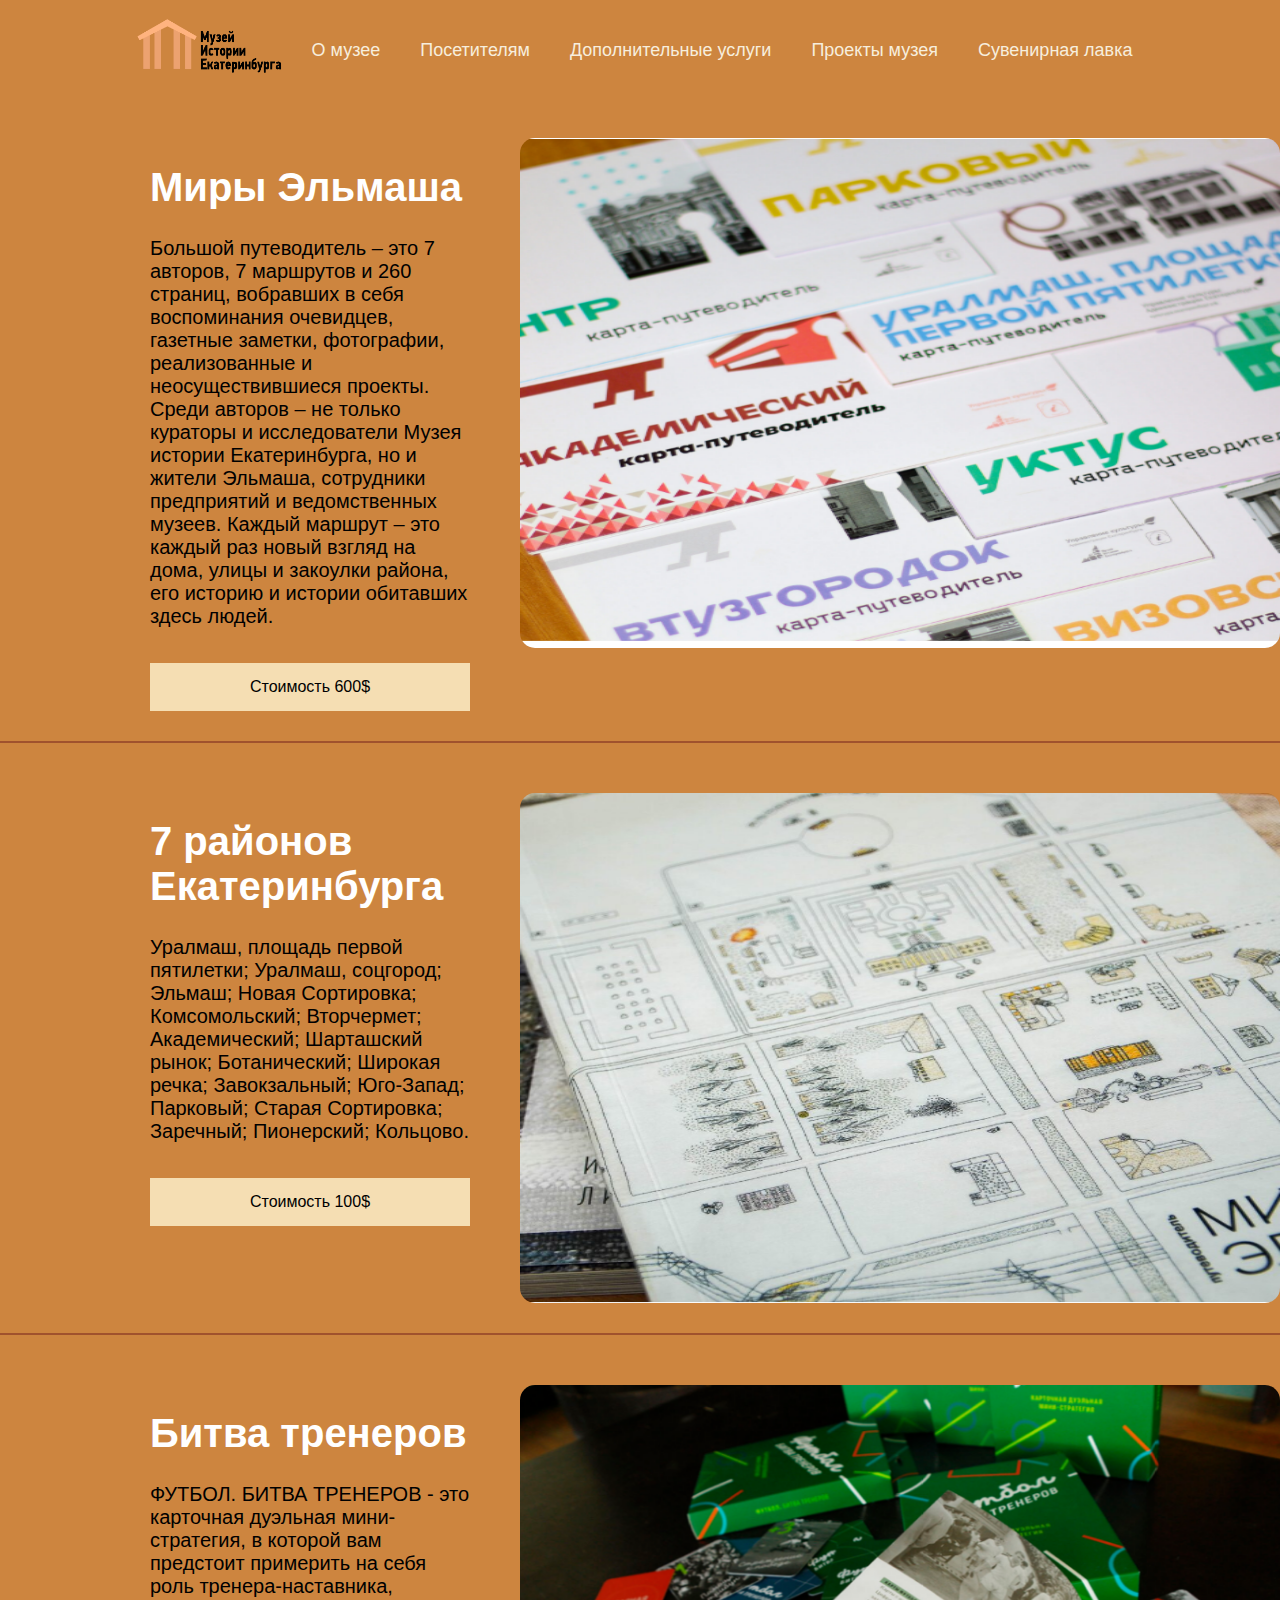
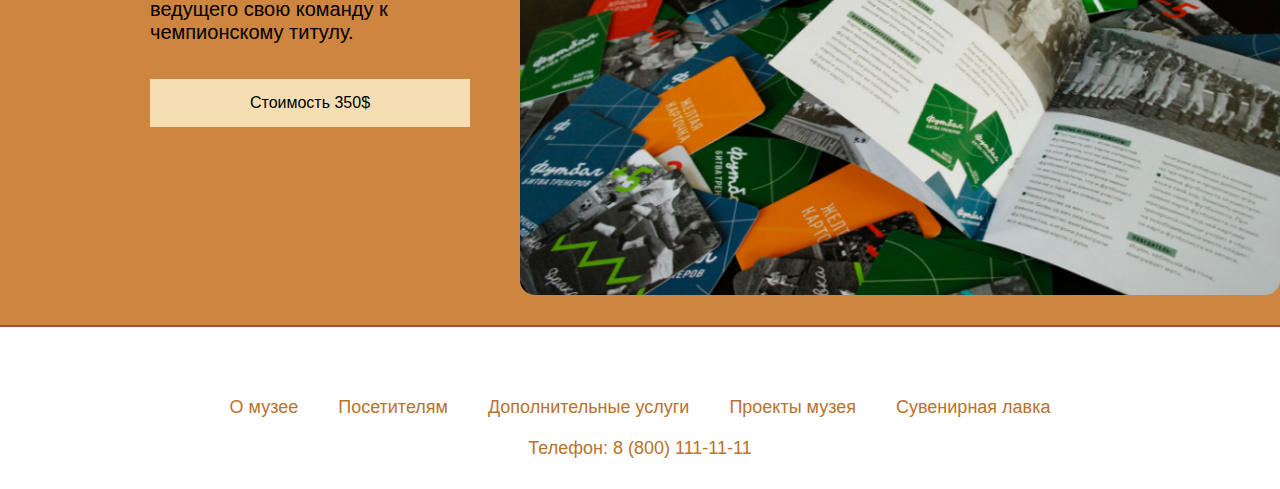
<file: pagers/souvenir.html>
<!DOCTYPE html>
<html lang="en">
<head>
    <meta charset="UTF-8">
    <meta name="viewport" content="width=device-width, initial-scale=1.0">
    <title>Document</title>
    <link rel="stylesheet" href="../style/style.css">
</head>
<body>
    
<header>
    <a href="../index.html"> <img src="../media/landing page/logo.png" class="logo_header"></a>
        <a href="omyzee.html" class="link_header">О музее</a>
        <a href="visitor.html" class="link_header">Посетителям</a>
        <a href="dopus.html" class="link_header">Дополнительные услуги</a>
        <a href="project.html" class="link_header">Проекты музея</a>
        <a href="souvenir.html" class="link_header">Сувенирная лавка</a>
</header>
<!--шапка сайта -->
<!--контент сейта -->
<main>




    <div class="news">

        <div class="block_news">

                <div class="text_new">
                    <h1>Миры Эльмаша</h1>
                    <p>Большой путеводитель – это 7 авторов, 7 маршрутов 
                        и 260 страниц, вобравших в себя воспоминания очевидцев, 
                        газетные заметки, фотографии, реализованные 
                        и неосуществившиеся проекты. 
                        Среди авторов – не только кураторы и исследователи Музея истории 
                        Екатеринбурга, но и жители Эльмаша, сотрудники предприятий 
                        и ведомственных музеев. 
                        Каждый маршрут – это каждый раз новый взгляд на дома, улицы и 
                        закоулки района, его историю и истории обитавших здесь людей. 
                        </p>
                        <button class="btn_news">Стоимость 600$</button>
                </div>
                <div class="img_news">
                    <img src="../media/souvenir/путеводители и игры/Снимок2.PNG"   class="img_news">
                </div>

            
        </div>




        <div class="block_news">

            <div class="text_new">
                <h1>7 районов Екатеринбургa </h1>
                <p>Уралмаш, площадь первой пятилетки; Уралмаш, соцгород; Эльмаш; Новая Сортировка; Комсомольский; 
                    Вторчермет; Академический; Шарташский рынок; Ботанический; Широкая речка; Завокзальный; 
                    Юго-Запад; Парковый; Старая Сортировка; Заречный; Пионерский; Кольцово.
                    </p>
                    <button class="btn_news">Стоимость 100$</button>
                </div>
            <div class="img_news">
                <img src="../media/souvenir/путеводители и игры/Снимок.PNG"   class="img_news">
            </div>

        
    </div>



    <div class="block_news">

        <div class="text_new">
            <h1> Битва тренеров</h1>
            <p>ФУТБОЛ. БИТВА ТРЕНЕРОВ - это карточная дуэльная мини-стратегия, в которой вам предстоит 
                примерить на себя роль тренера-наставника, 
                ведущего свою команду к чемпионскому титулу.</p>
            <button class="btn_news">Стоимость 350$</button>
        </div>
        <div class="img_news">
            <img src="../media/souvenir/путеводители и игры/Снимок3.PNG"   class="img_news">
        </div>

    
</div>



</div>





</main>



<!--контент сейта -->
<!--подвал сайта -->
<footer>

    <div class="menu_foot">
        <a href="omyzee.html" class="link_footer">О музее</a>
        <a href="visitor.html" class="link_footer">Посетителям</a>
        <a href="dopus.html" class="link_footer">Дополнительные услуги</a>
        <a href="project.html" class="link_footer">Проекты музея</a>
        <a href="souvenir.html" class="link_footer">Сувенирная лавка</a>
    </div>
    <div class="fop_foot">
        <p>Телефон: 8 (800) 111-11-11</p>
    </div>


</footer>
</file>
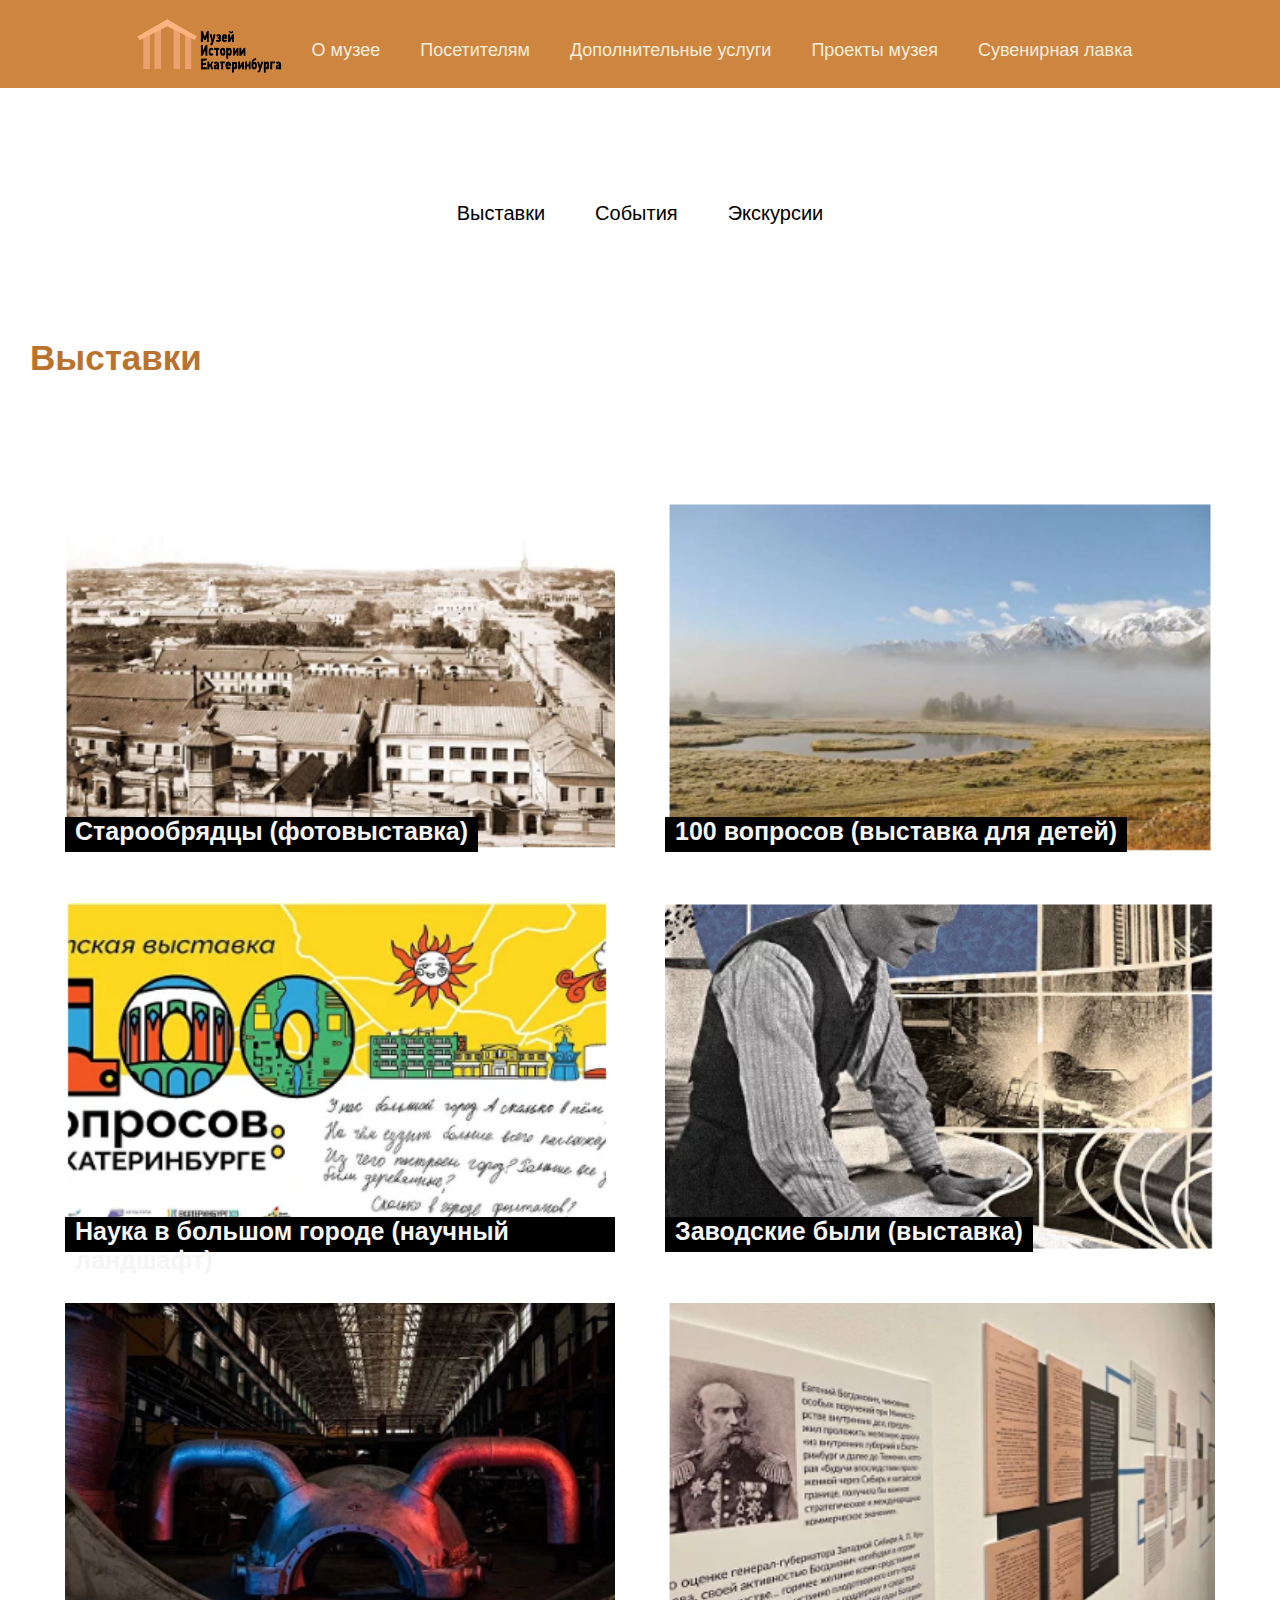
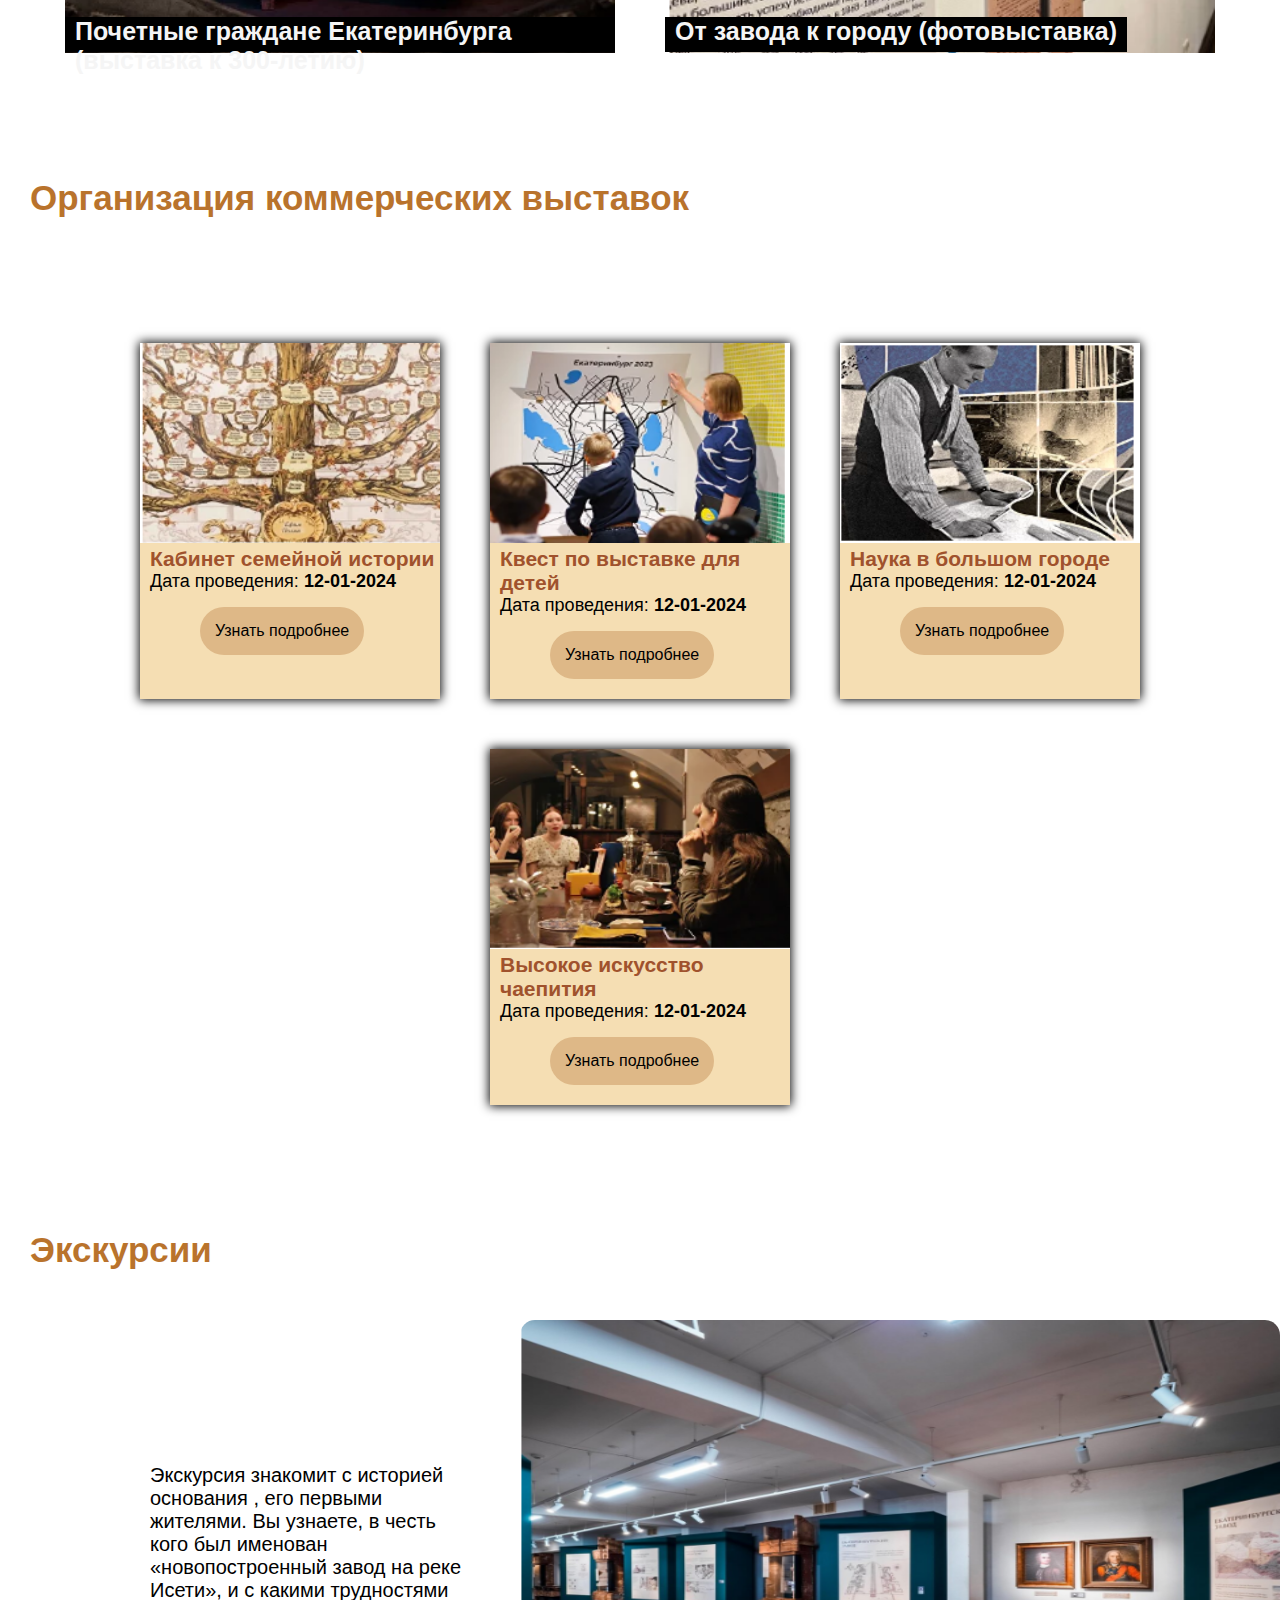
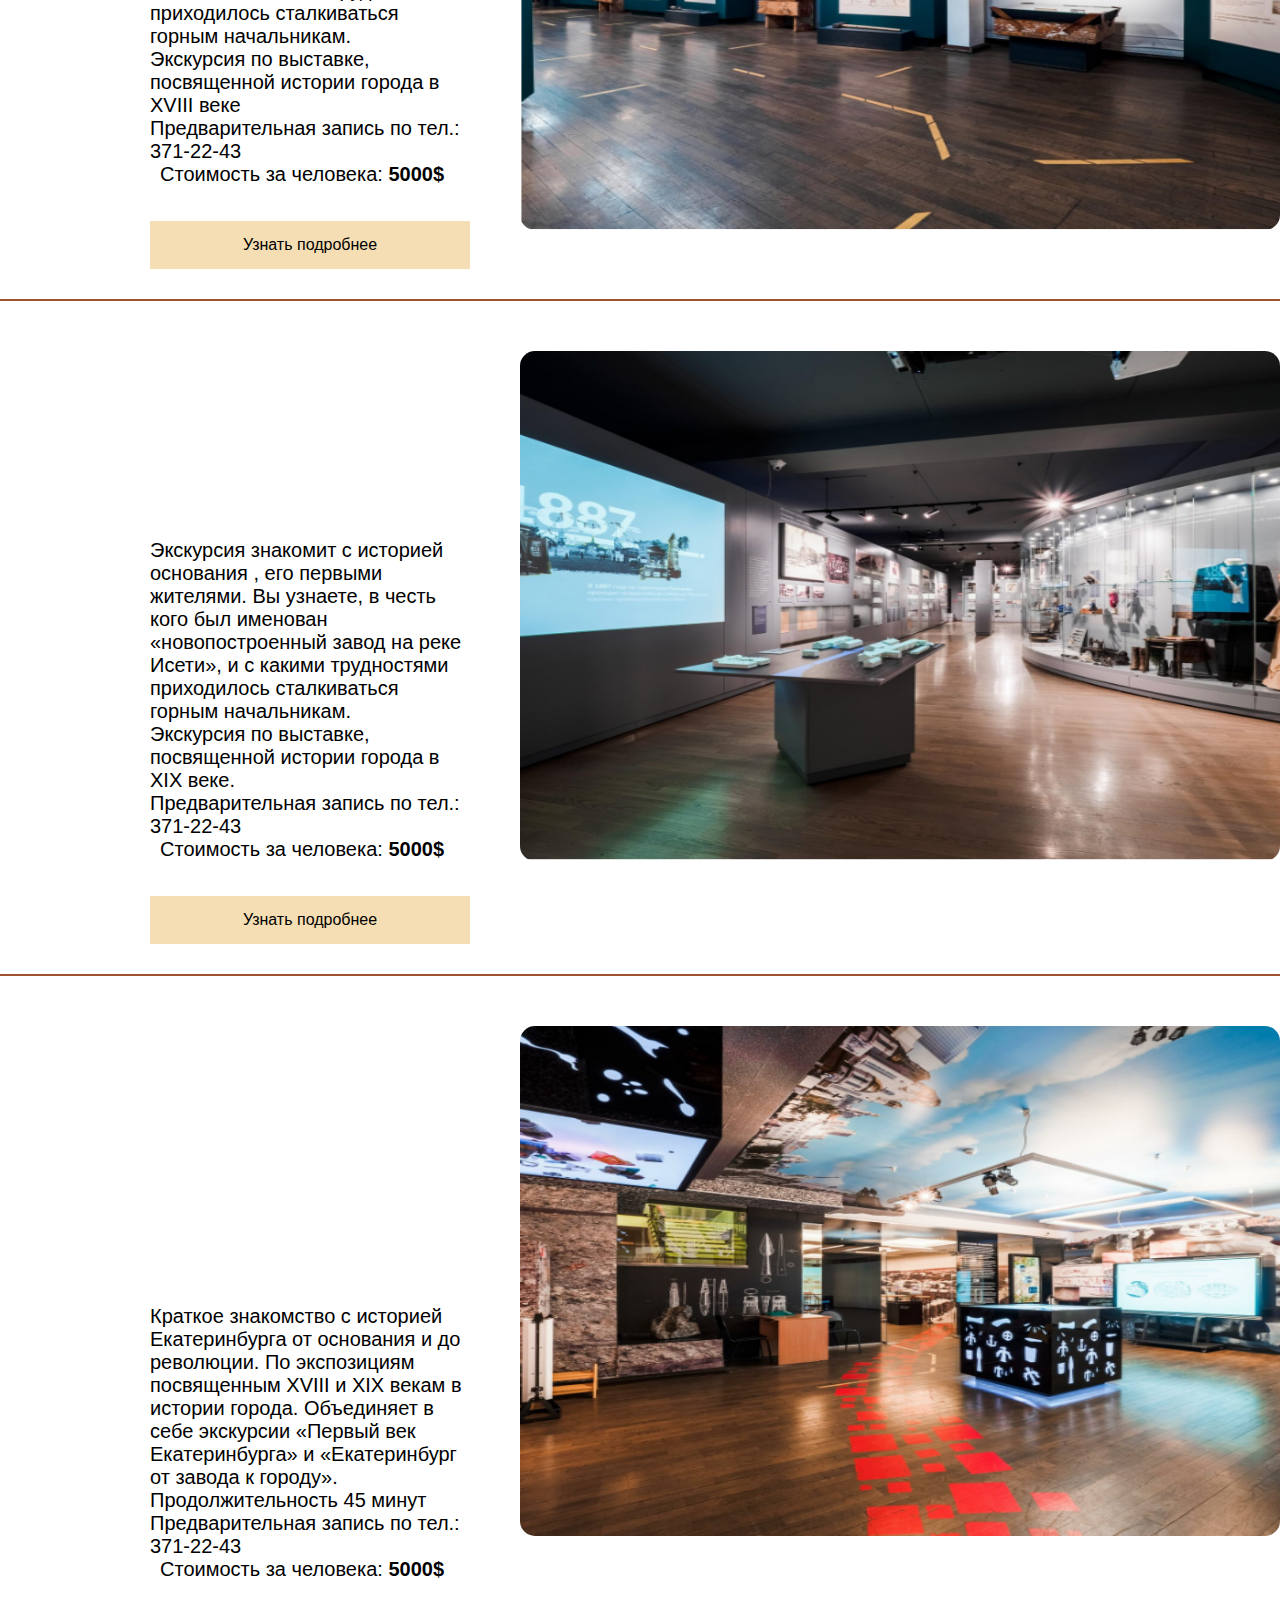
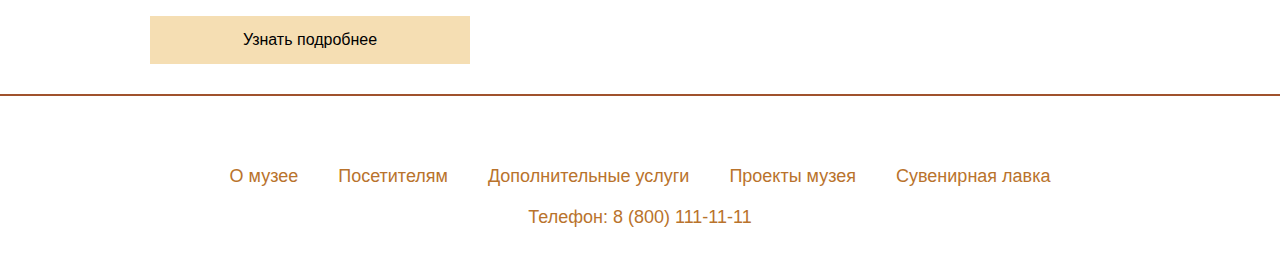
<file: pagers/visitor.html>
<!DOCTYPE html>
<html lang="en">
<head>
    <meta charset="UTF-8">
    <meta name="viewport" content="width=device-width, initial-scale=1.0">
    <title>Document</title>
    <link rel="stylesheet" href="../style/style.css">
</head>
<body>
    
<header>
    <a href="../index.html"> <img src="../media/landing page/logo.png" class="logo_header"></a>
        <a href="omyzee.html" class="link_header">О музее</a>
        <a href="visitor.html" class="link_header">Посетителям</a>
        <a href="dopus.html" class="link_header">Дополнительные услуги</a>
        <a href="project.html" class="link_header">Проекты музея</a>
        <a href="souvenir.html" class="link_header">Сувенирная лавка</a>
</header>
<!--шапка сайта -->
<!--контент сейта -->
<main>

    <div class="cont_menu">
<!-- Контекстное меню -->
        <a href="#vist"><button class="block_nav">Выставки</button></a>
        <a href="#sob"><button class="block_nav">События</button></a>
        <a href="#exc"><button class="block_nav">Экскурсии</button></a>
     
     </div>
     




     <p id="vist">Выставки</p>
     <div class="afisha">
 
        <div class="block_dopus">
            <p class="name_dop">Старообрядцы (фотовыставка)</p>
            <img src="../media/visitor/выставки/Снимо6к.PNG"  class="img_dopus">
        </div>

        <div class="block_dopus">
            <p class="name_dop">100 вопросов (выставка для детей)</p>
            <img src="../media/visitor/выставки/Снимок.PNG"  class="img_dopus">
        </div>

       <div class="block_dopus">
            <p class="name_dop">Наука в большом городе (научный ландшафт)</p>
            <img src="../media/visitor/выставки/Снимок2.PNG"  class="img_dopus">
        </div>

        <div class="block_dopus">
            <p class="name_dop">Заводские были (выставка)</p>
            <img src="../media/visitor/выставки/Снимок3.PNG"  class="img_dopus">
        </div>

       <div class="block_dopus">
            <p class="name_dop">Почетные граждане Екатеринбурга (выставка к 300-летию)
            </p>
            <img src="../media/visitor/выставки/Снимок4.PNG"  class="img_dopus">
        </div>

        <div class="block_dopus">
            <p class="name_dop">От завода к городу (фотовыставка)</p>
            <img src="../media/visitor/выставки/Снимок5.PNG"  class="img_dopus">
        </div>
    </div>



    <p id="sob">Организация коммерческих выставок</p>
 

    <div class="afisha">

        <div class="block_afisha">
            <img src="../media/visitor/события/afisha/1.PNG" alt="" class="img_afs">
            <p class="name_af">Кабинет семейной истории</p>
            <p class="data">Дата проведения:  <b>12-01-2024</b></p>

            <button class="btn_afisha">Узнать подробнее</button>
    </div>


        <div class="block_afisha">
            <img src="../media/landing page/afisha/2.PNG" alt="" class="img_afs">
            <p class="name_af">Квест по выставке для детей</p>
            <p class="data">Дата проведения:  <b>12-01-2024</b></p>
    
            <button class="btn_afisha">Узнать подробнее</button>
    </div>



        <div class="block_afisha">
            <img src="../media/landing page/afisha/3.PNG" alt="" class="img_afs">
            <p class="name_af">Наука в большом городе</p>
            <p class="data">Дата проведения:  <b>12-01-2024</b></p>
           
            <button class="btn_afisha">Узнать подробнее</button>
    </div>


        <div class="block_afisha">
            <img src="../media/landing page/afisha/4.PNG" alt="" class="img_afs">
            <p class="name_af">Высокое искусство чаепития</p>
            <p class="data">Дата проведения:  <b>12-01-2024</b></p>
    
            <button class="btn_afisha">Узнать подробнее</button>
        </div>
</div>





<p id="exc">Экскурсии</p>
<div class="exc">

    <div class="block_news">

            <div class="text_new">
                <h1> Первый век Екатеринбурга</h1>
                <p>Экскурсия знакомит с историей основания , его первыми жителями. Вы узнаете, в честь кого был именован «новопостроенный завод на реке Исети», и с какими трудностями приходилось сталкиваться горным начальникам.
                    <br>
                    Экскурсия по выставке, посвященной истории города в XVIII веке
                    <br>
                    Предварительная запись по тел.: 371-22-43</p>     <p class="cost">Стоимость за человека: <b>5000$</b> </p>
                    <button class="btn_news">Узнать подробнее</button>
            </div>
            <div class="img_news">
                <img src="../media/visitor/экскурсии/Снимок.PNG"   class="img_news">
            </div>

        
    </div>




    <div class="block_news">

        <div class="text_new">
            <h1>Екатеринбург: от завода к городу </h1>
            <p>Экскурсия знакомит с историей основания , его первыми жителями. Вы узнаете, в честь кого был именован «новопостроенный завод на реке Исети», и с какими трудностями приходилось сталкиваться горным начальникам.
                <br>
                Экскурсия по выставке, посвященной истории города в XIX веке.
                <br>
                Предварительная запись по тел.: 371-22-43</p>     <p class="cost">Стоимость за человека: <b>5000$</b> </p>
                <button class="btn_news">Узнать подробнее</button>
            </div>
        <div class="img_news">
            <img src="../media/visitor/экскурсии/Снимок2.PNG"   class="img_news">
        </div>

    
</div>



<div class="block_news">

    <div class="text_new">
        <h1>Первый век Екатеринбурга и Екатеринбург от завода к городу</h1>
        <p>Краткое знакомство с историей Екатеринбурга от основания и до революции.
            По экспозициям посвященным XVIII и XIX векам в истории города.
            Объединяет в себе экскурсии «Первый век Екатеринбурга» и «Екатеринбург от завода к городу».
            <br>
            Продолжительность 45 минут
            <br>
            Предварительная запись по тел.: 371-22-43</p>     <p class="cost">Стоимость за человека: <b>5000$</b> </p>
        <button class="btn_news">Узнать подробнее</button>
    </div>
    <div class="img_news">
        <img src="../media/visitor/экскурсии/Снимок3.PNG"   class="img_news">
    </div>


</div>



</div>






</main>


<!--контент сейта -->
<!--подвал сайта -->

<footer>

    <div class="menu_foot">
        <a href="omyzee.html" class="link_footer">О музее</a>
        <a href="visitor.html" class="link_footer">Посетителям</a>
        <a href="dopus.html" class="link_footer">Дополнительные услуги</a>
        <a href="project.html" class="link_footer">Проекты музея</a>
        <a href="souvenir.html" class="link_footer">Сувенирная лавка</a>
    </div>
    <div class="fop_foot">
        <p>Телефон: 8 (800) 111-11-11</p>
    </div>


</footer>
</file>
<file: style/style.css>
body{
    margin: 0;
    padding: 0;
    font-family: 'Gill Sans', 'Gill Sans MT', Calibri, 'Trebuchet MS', sans-serif;
}

header{
    display: flex;
    justify-content: center;
    background: #CD853F;
    width: 100%;

}

.link_header{
    text-decoration: none;
    color: rgb(247, 238, 221);
    margin: 40px 20px 20px 20px ;
    font-size: 18px;
    transition: all 0.3s ease-in;
}

.logo_header{
    width: 150px;
    height: 70px;
    margin: 7px;
}
.link_header:hover{
color: white;
}

.main{
display: flex;
flex-direction: column;
}

.zagol{
    width: 100%;
    height: 100%;
    position: relative;
}
.img_zag{

 width: 100%;
  height:  700px;

}

.abs{
    position: absolute;
    font-size: 50px;
    font-weight: bold;
    color: white;
    margin-top: 150px;
    margin-left: 200px;
}


.abs>span{
    color: whitesmoke;
    font-weight: 100;
    font-size: 20px;
}

.afisha{
    margin-top: 100px;
    display: flex;
    justify-content: center;
    margin-bottom: 100px;
    flex-wrap: wrap;
}
.block_afisha{
    width: 300px;
    background: wheat;
height: auto;
padding-bottom: 20px;

    margin:25px;
    box-shadow: 0px 0px 10px 1px black;
}
.img_afs{
    width: 300px;
    height: 200px;
}

.name_af{
    font-size: 21px;
    font-weight: 900;
padding-left: 10px;
color: #A0522D	;
}
.data
{

font-size: 18px;
padding-left: 10px;
}

.cost{
    padding-left: 10px;
}

p{
    margin: 0;
    padding: 0;
}

.btn_afisha{

    background: #DEB887;
    border: none;
    padding: 15px;
    border-radius: 25px;
    font-size: 16px;
    margin-top: 15px;
    margin-left: 60px;
    transition: all 0.3s ease-in;
    cursor: pointer;
}

.btn_afisha:hover{
transform: scale(1.2);
}

.news{
    width: 100%;
    background: #CD853F;
    height: auto;

}

.block_news{
    padding-top: 50px;
    padding-bottom: 30px;
    width: 100%;
    display: flex;
    justify-content: center;
    border-bottom: 2px solid #A0522D;
}

.text_new{
    margin-left: 150px;
    font-size: 20px;
    margin-right: 50px;
    width: 35%;
}

.text_new>p{
    text-align: left;

}
.text_new>h1{
    color: #ffffff;
}
.img_news{
width: 760px;
height: 510px;
    border-radius: 15px;
}

.btn_news{
    background: wheat;
    border: none;
    padding: 15px;

    width: 100%;
    font-size: 16px;
    margin-top: 35px;

    transition: all 0.3s ease-in;
    cursor: pointer;
}

.btn_news:hover{
transform: scale(1.1);
}


footer{
    padding-top: 30px;
    width: 100%;
    background: white;
  height: auto;
  padding-bottom: 30px;
}

.menu_foot{
    width: 100%;
    display: flex;
    justify-content: center;
}
.link_footer{
    text-decoration: none;
    color: #b9732c;
    margin: 40px 20px 20px 20px ;
    font-size: 18px;
    transition: all 0.3s ease-in;
}
.fop_foot{
    width: 100%;
    display: flex;
    justify-content: center;
    color: #b9732c;
    font-size: 18px;
}
/* ///// project////// */
.cont_menu{
display: flex;
justify-content: center;
padding-top: 100px;
margin-bottom: 100px;
}

.block_nav{
    width: auto;
    padding: 0 25px 0 25px;
    height: 50px;
    border: none;
    font-size: 20px;
    background: none;
    transition: all 0.5s ease-in;
    cursor: pointer;
}
.block_nav:hover{
    background: #b9732c;
    color: whitesmoke;
}



/* ///// project////// */



/* ///// dopuslug////// */
.name_dop{
    position: absolute;
    margin-top: 57%;
    font-weight: bold;
height: 35px;
    background: black;
    padding:  0 10px 0  10px ;
}
.block_dopus{
    position: relative;

    width: 550px;
    height: 350px;
    align-content: center;
    color: whitesmoke;
    font-size: 25px;
    border: 25px solid white;
  
}

.img_dopus{
    width: 550px;
    height: 350px;

}
#mer{
    font-size: 35px;
    font-weight: bold;
    color: #b9732c;
    margin-left: 30px;
}

#vist{
    font-size: 35px;
    font-weight: bold;
    color: #b9732c;
    margin-left: 30px;
}

#exc{
    font-size: 35px;
    font-weight: bold;
    color: #b9732c;
    margin-left: 30px;
}
#sob{
    font-size: 35px;
    font-weight: bold;
    color: #b9732c;
    margin-left: 30px;
}


#komer{
    font-size: 35px;
    font-weight: bold;
    color: #b9732c;
    margin-left: 30px;
}
/* ///// dopuslug////// */

#his{
    font-size: 35px;
    font-weight: bold;
    color: #b9732c;
    margin-left: 30px; 
}
#ust{
    font-size: 35px;
    font-weight: bold;
    color: #b9732c;
    margin-left: 30px; 
}

.doki{
    margin-left: 30px;
    font-size: 18px;
}

.block_doki{
    display: flex;
    justify-content: center;
}
#team{
    font-size: 35px;
    font-weight: bold;
    color: #b9732c;
    margin-left: 30px; 

}
.team_block{
    width: 100%;
    display: flex;
    flex-wrap: wrap;
    height: auto;
    justify-content: center;
}

.team_card{
    width: 450px;
    display: flex;
    height: 300px;
    border: 2px solid #b9732c;
    margin: 20px;
}

.img_card_team{
    width: 45%;
    height: 100%;
}

.info_team{
    text-align: center;
    width: 55%;
    font-size: 18px;
    height: 100%;
    background:#e29241 ;
}
.info_team>p{
    margin-top: 100px;
}

#kont{
    font-size: 35px;
    font-weight: bold;
    color: #b9732c;
    margin-left: 30px; 
}
</file>
